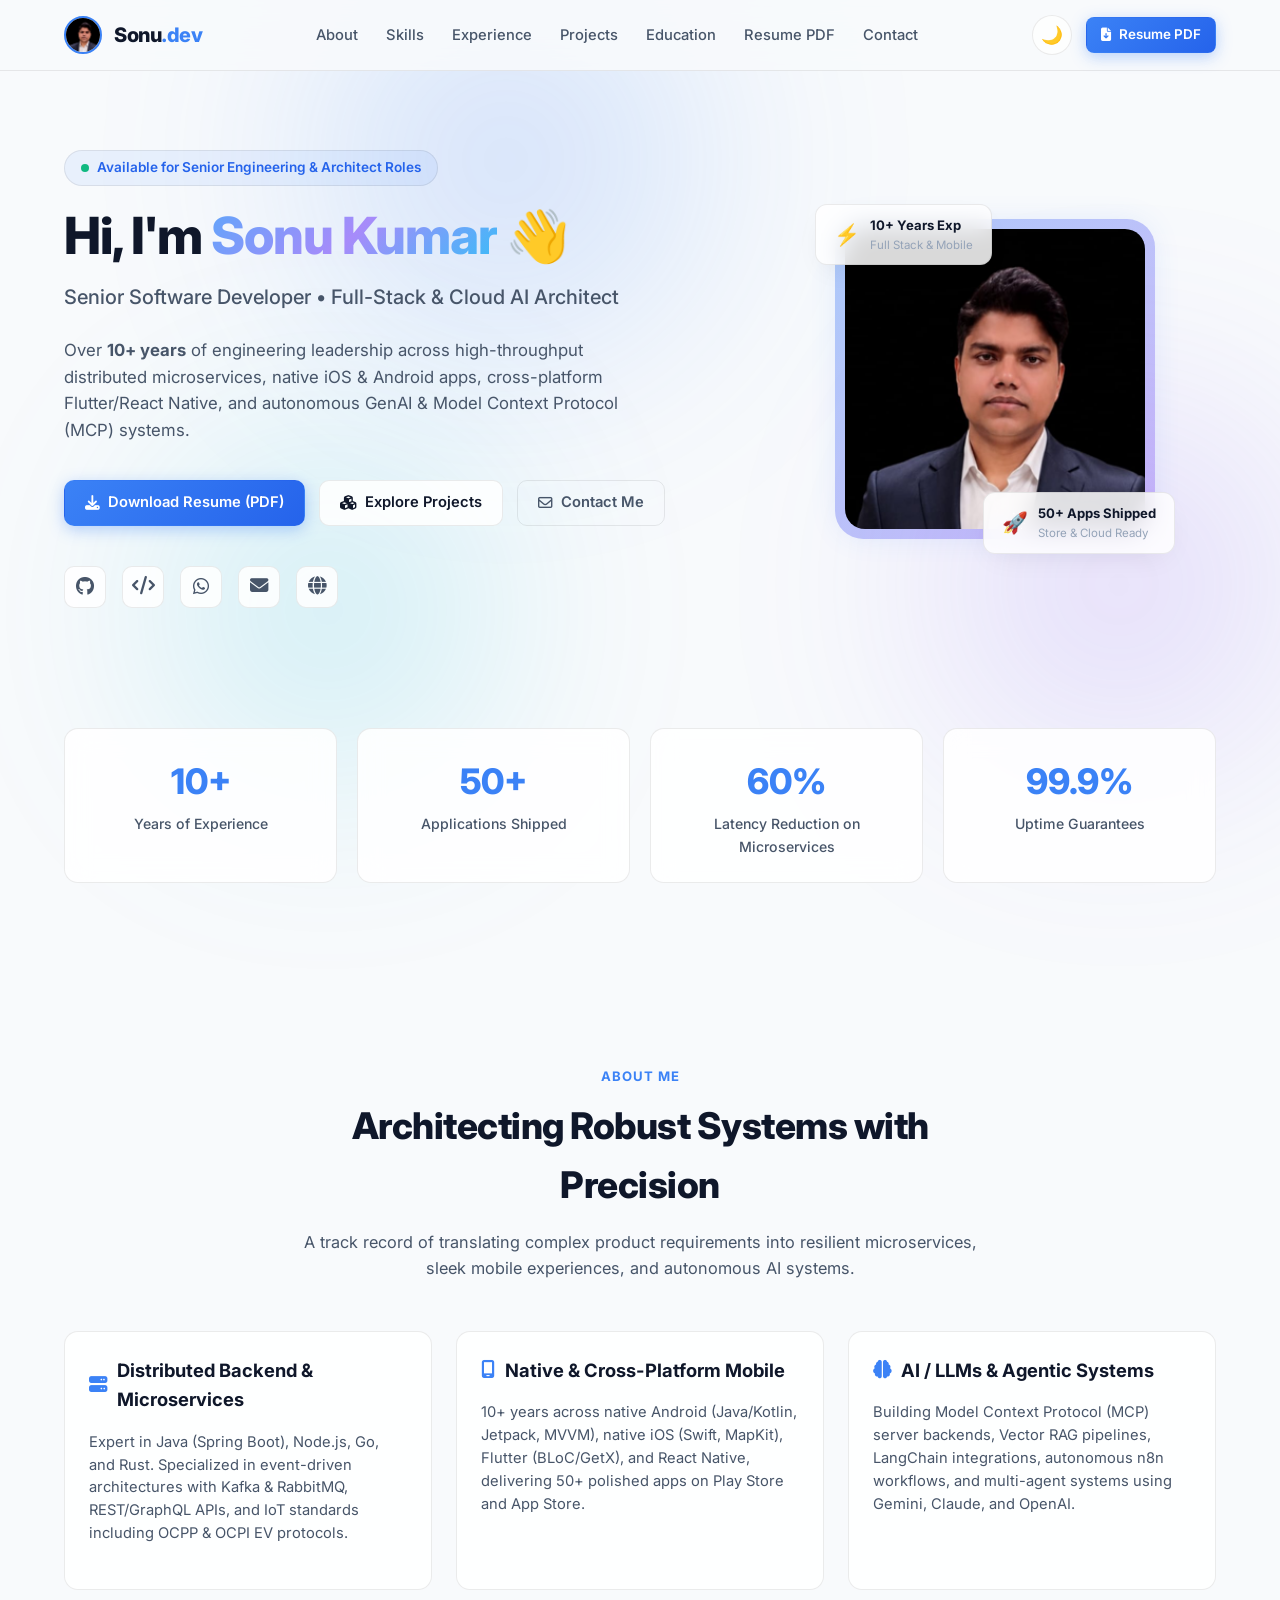
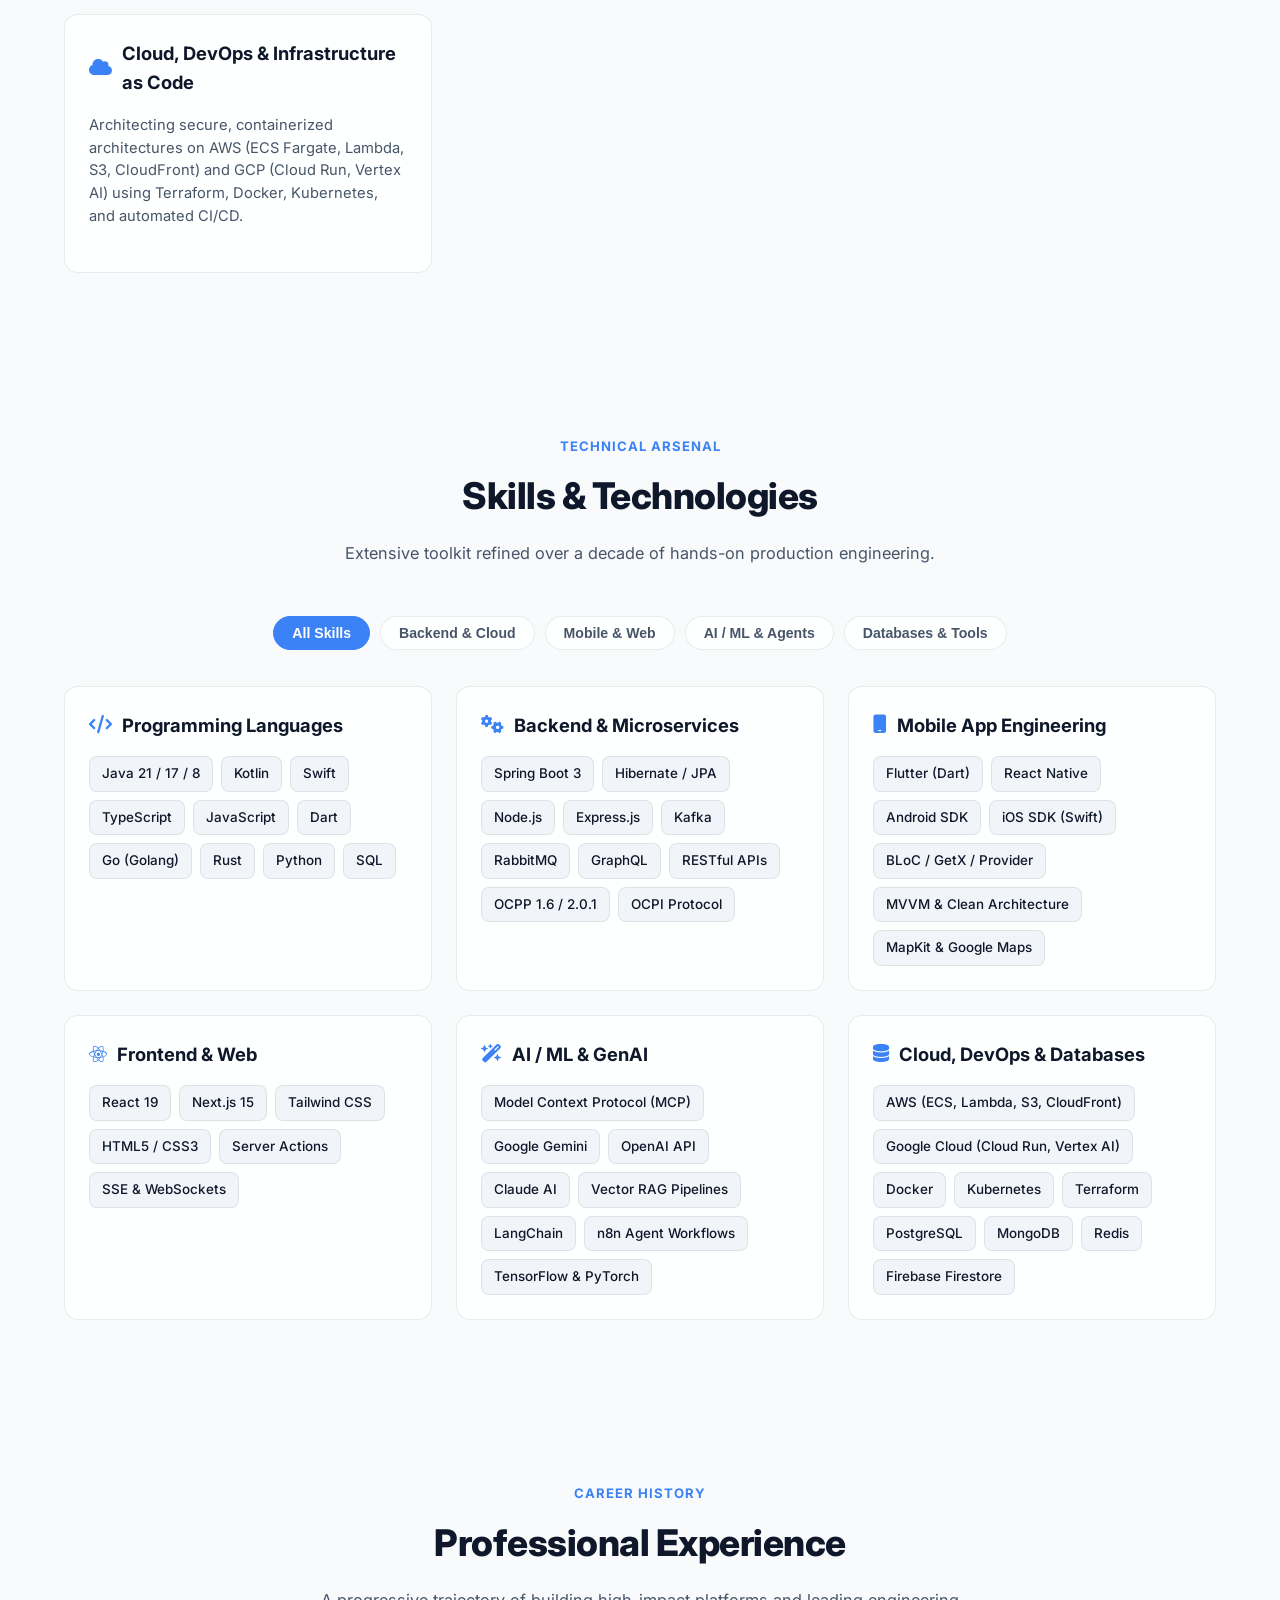
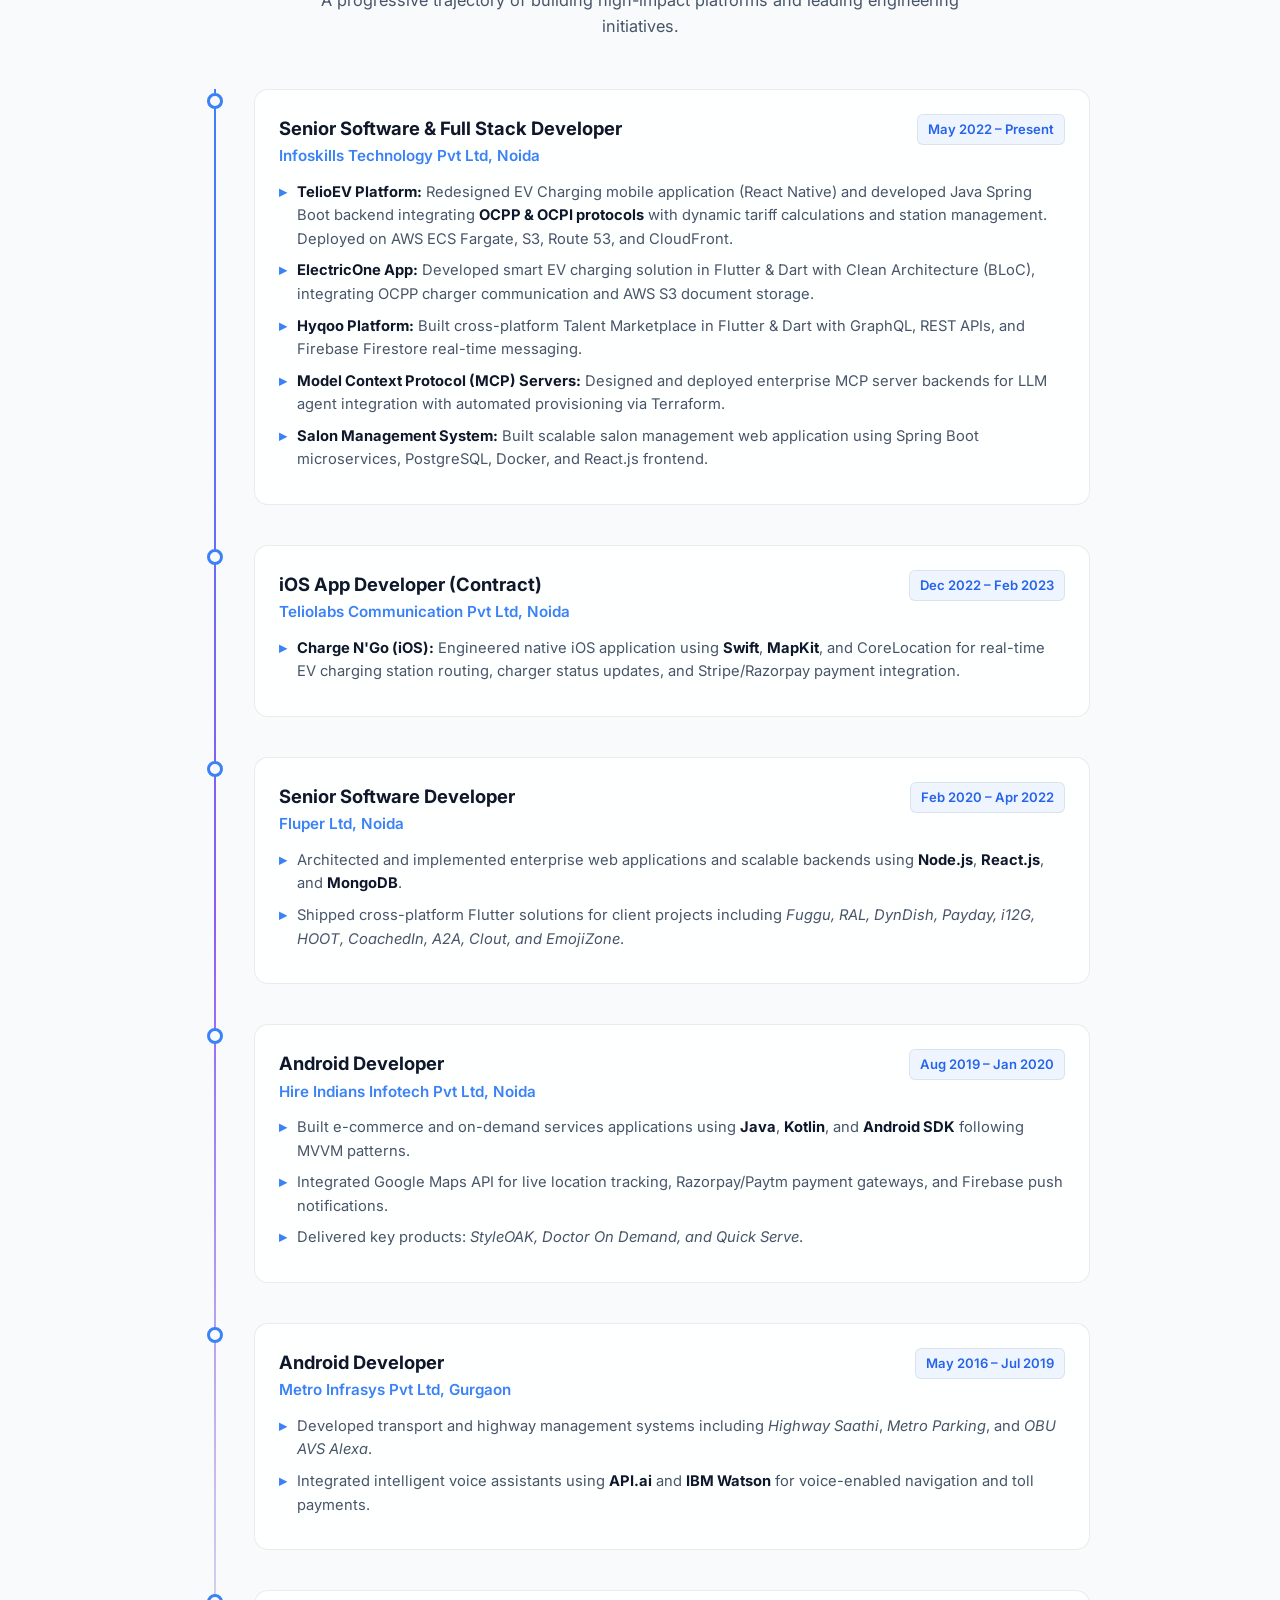
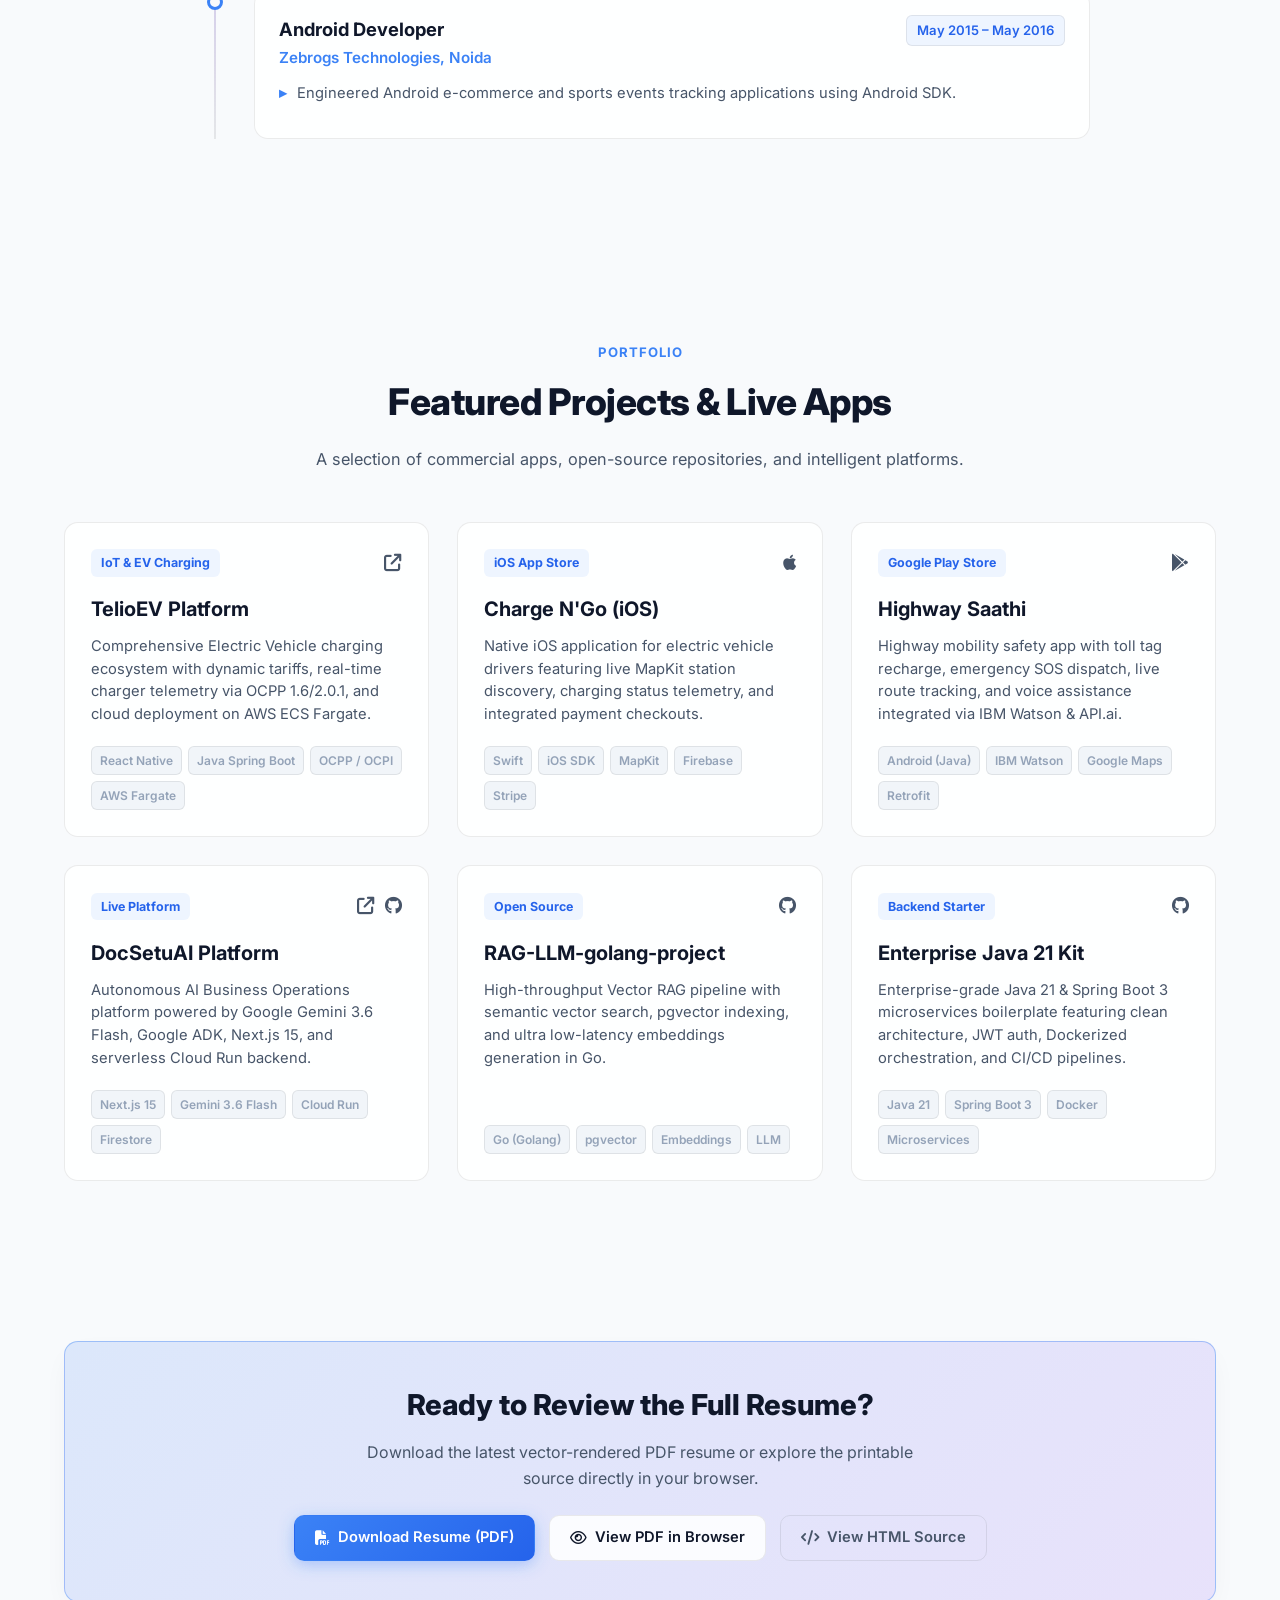
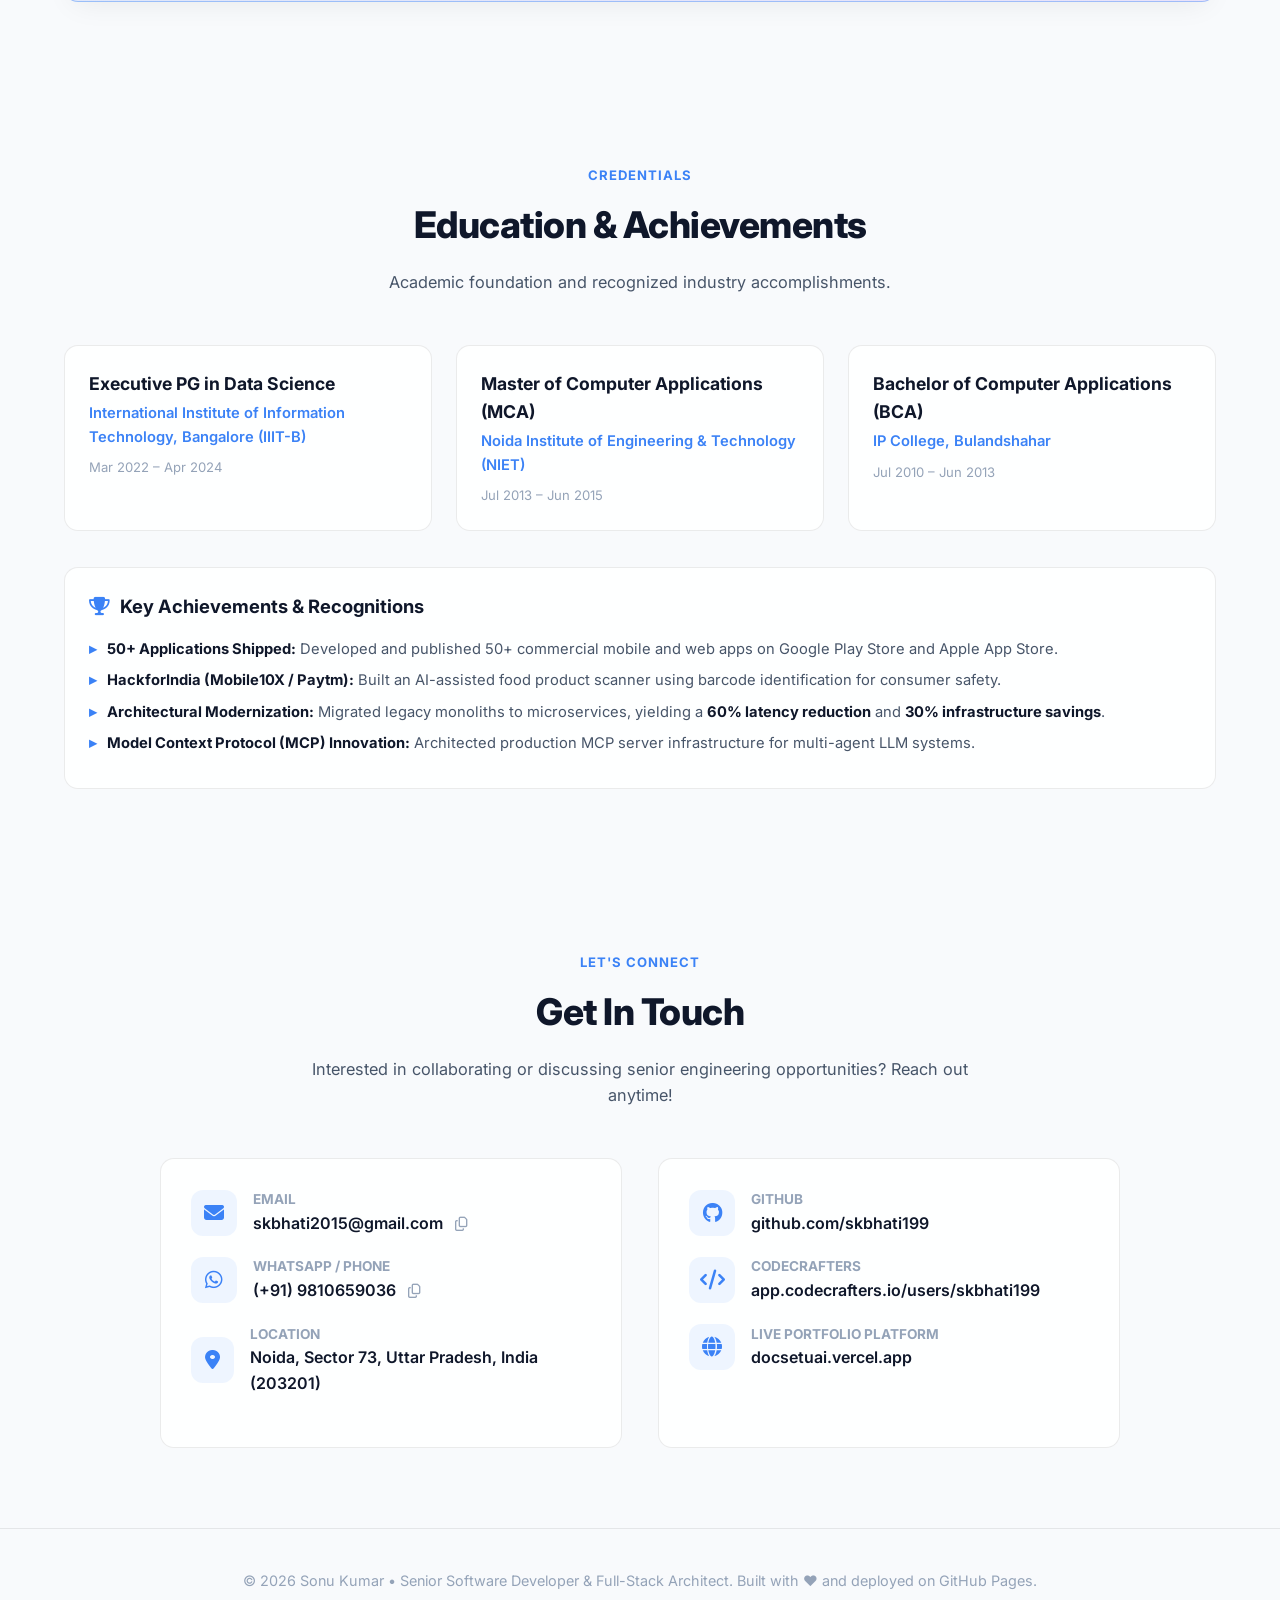
<file: index.html>
<!DOCTYPE html>
<html lang="en">
<head>
  <meta charset="UTF-8">
  <meta name="viewport" content="width=device-width, initial-scale=1.0">
  <title>Sonu Kumar | Senior Software Developer & Cloud AI Architect</title>
  <meta name="description" content="Portfolio & Resume of Sonu Kumar — Senior Software Developer with 10+ years of experience in Java, Spring Boot, Mobile Apps (React Native, Flutter, iOS, Android), Cloud Microservices, and AI/LLM systems.">
  <meta name="keywords" content="Sonu Kumar, Java Full Stack, Spring Boot, React Native, Flutter, iOS Swift, Android Kotlin, Cloud AI Architect, DocSetuAI, TelioEV, Model Context Protocol">
  <meta name="author" content="Sonu Kumar">

  <!-- Open Graph / Meta -->
  <meta property="og:title" content="Sonu Kumar — Senior Software Developer & Cloud AI Architect">
  <meta property="og:description" content="10+ Years Building Scalable Distributed Systems, Mobile Apps & Intelligent Platforms.">
  <meta property="og:image" content="github-cover-banner.png">
  <meta property="og:type" content="website">

  <!-- Google Fonts & Font Awesome Icons -->
  <link rel="preconnect" href="https://fonts.googleapis.com">
  <link rel="preconnect" href="https://fonts.gstatic.com" crossorigin>
  <link href="https://fonts.googleapis.com/css2?family=Inter:wght@300;400;500;600;700;800&family=Outfit:wght@600;700;800&display=swap" rel="stylesheet">
  <link rel="stylesheet" href="https://cdnjs.cloudflare.com/ajax/libs/font-awesome/6.5.1/css/all.min.css">
  
  <link rel="stylesheet" href="styles.css">
</head>
<body>

  <!-- Ambient Glow Effects -->
  <div class="ambient-glow glow-1"></div>
  <div class="ambient-glow glow-2"></div>
  <div class="ambient-glow glow-3"></div>

  <!-- Navigation Bar -->
  <header class="navbar">
    <div class="container nav-container">
      <a href="#home" class="logo">
        <img src="sonu-kumar-avatar.png" alt="Sonu Kumar" class="logo-avatar" onerror="this.style.display='none'">
        <span class="logo-text">Sonu<span>.dev</span></span>
      </a>

      <ul class="nav-links" id="nav-links">
        <li><a href="#about" class="nav-link">About</a></li>
        <li><a href="#skills" class="nav-link">Skills</a></li>
        <li><a href="#experience" class="nav-link">Experience</a></li>
        <li><a href="#projects" class="nav-link">Projects</a></li>
        <li><a href="#education" class="nav-link">Education</a></li>
        <li><a href="#resume" class="nav-link">Resume PDF</a></li>
        <li><a href="#contact" class="nav-link">Contact</a></li>
      </ul>

      <div class="nav-actions">
        <button class="theme-toggle" id="theme-toggle" title="Toggle Theme" aria-label="Toggle Theme">☀️</button>
        <a href="Sonu_Kumar_Resume.pdf" download class="btn btn-primary btn-sm">
          <i class="fa-solid fa-file-arrow-down"></i> Resume PDF
        </a>
        <button class="mobile-menu-btn" id="mobile-menu-btn" aria-label="Menu">
          <i class="fa-solid fa-bars"></i>
        </button>
      </div>
    </div>
  </header>

  <!-- Hero Section -->
  <section class="hero" id="home">
    <div class="container hero-grid">
      <div class="hero-content">
        <div class="hero-badge">
          <span class="pulse"></span> Available for Senior Engineering & Architect Roles
        </div>
        <h1 class="hero-title">
          Hi, I'm <span class="gradient-text">Sonu Kumar</span> 👋
        </h1>
        <h2 class="hero-subtitle">
          Senior Software Developer • Full-Stack & Cloud AI Architect
        </h2>
        <p class="hero-desc">
          Over <strong>10+ years</strong> of engineering leadership across high-throughput distributed microservices, native iOS & Android apps, cross-platform Flutter/React Native, and autonomous GenAI & Model Context Protocol (MCP) systems.
        </p>

        <div class="hero-cta">
          <a href="Sonu_Kumar_Resume.pdf" download class="btn btn-primary">
            <i class="fa-solid fa-download"></i> Download Resume (PDF)
          </a>
          <a href="#projects" class="btn btn-secondary">
            <i class="fa-solid fa-cubes"></i> Explore Projects
          </a>
          <a href="#contact" class="btn btn-outline">
            <i class="fa-regular fa-envelope"></i> Contact Me
          </a>
        </div>

        <div class="hero-socials">
          <a href="https://github.com/skbhati199" target="_blank" class="social-icon" title="GitHub Profile">
            <i class="fa-brands fa-github"></i>
          </a>
          <a href="https://app.codecrafters.io/users/skbhati199" target="_blank" class="social-icon" title="CodeCrafters Profile">
            <i class="fa-solid fa-code"></i>
          </a>
          <a href="https://wa.me/919810659036" target="_blank" class="social-icon" title="WhatsApp Chat">
            <i class="fa-brands fa-whatsapp"></i>
          </a>
          <a href="mailto:skbhati2015@gmail.com" class="social-icon" title="Send Email">
            <i class="fa-solid fa-envelope"></i>
          </a>
          <a href="https://docsetuai.vercel.app" target="_blank" class="social-icon" title="Live Project: DocSetuAI">
            <i class="fa-solid fa-globe"></i>
          </a>
        </div>
      </div>

      <div class="hero-avatar-card">
        <div class="avatar-wrapper">
          <img src="sonu-kumar-avatar.png" alt="Sonu Kumar Avatar" class="avatar-img">
          
          <div class="floating-pill pill-1">
            <span class="pill-icon">⚡</span>
            <div>
              <div class="pill-text">10+ Years Exp</div>
              <div class="pill-sub">Full Stack & Mobile</div>
            </div>
          </div>

          <div class="floating-pill pill-2">
            <span class="pill-icon">🚀</span>
            <div>
              <div class="pill-text">50+ Apps Shipped</div>
              <div class="pill-sub">Store & Cloud Ready</div>
            </div>
          </div>
        </div>
      </div>
    </div>
  </section>

  <!-- Metrics / Key Stats -->
  <section class="stats-section">
    <div class="container">
      <div class="stats-grid">
        <div class="stat-card">
          <div class="stat-number">10+</div>
          <div class="stat-label">Years of Experience</div>
        </div>
        <div class="stat-card">
          <div class="stat-number">50+</div>
          <div class="stat-label">Applications Shipped</div>
        </div>
        <div class="stat-card">
          <div class="stat-number">60%</div>
          <div class="stat-label">Latency Reduction on Microservices</div>
        </div>
        <div class="stat-card">
          <div class="stat-number">99.9%</div>
          <div class="stat-label">Uptime Guarantees</div>
        </div>
      </div>
    </div>
  </section>

  <!-- About Section -->
  <section class="section" id="about">
    <div class="container">
      <div class="section-head">
        <span class="section-tag">About Me</span>
        <h2 class="section-heading">Architecting Robust Systems with Precision</h2>
        <p class="section-desc">
          A track record of translating complex product requirements into resilient microservices, sleek mobile experiences, and autonomous AI systems.
        </p>
      </div>

      <div class="skills-grid">
        <div class="skill-category-card">
          <div class="category-title">
            <i class="fa-solid fa-server"></i> Distributed Backend & Microservices
          </div>
          <p class="project-desc">
            Expert in Java (Spring Boot), Node.js, Go, and Rust. Specialized in event-driven architectures with Kafka & RabbitMQ, REST/GraphQL APIs, and IoT standards including OCPP & OCPI EV protocols.
          </p>
        </div>

        <div class="skill-category-card">
          <div class="category-title">
            <i class="fa-solid fa-mobile-screen"></i> Native & Cross-Platform Mobile
          </div>
          <p class="project-desc">
            10+ years across native Android (Java/Kotlin, Jetpack, MVVM), native iOS (Swift, MapKit), Flutter (BLoC/GetX), and React Native, delivering 50+ polished apps on Play Store and App Store.
          </p>
        </div>

        <div class="skill-category-card">
          <div class="category-title">
            <i class="fa-solid fa-brain"></i> AI / LLMs & Agentic Systems
          </div>
          <p class="project-desc">
            Building Model Context Protocol (MCP) server backends, Vector RAG pipelines, LangChain integrations, autonomous n8n workflows, and multi-agent systems using Gemini, Claude, and OpenAI.
          </p>
        </div>

        <div class="skill-category-card">
          <div class="category-title">
            <i class="fa-solid fa-cloud"></i> Cloud, DevOps & Infrastructure as Code
          </div>
          <p class="project-desc">
            Architecting secure, containerized architectures on AWS (ECS Fargate, Lambda, S3, CloudFront) and GCP (Cloud Run, Vertex AI) using Terraform, Docker, Kubernetes, and automated CI/CD.
          </p>
        </div>
      </div>
    </div>
  </section>

  <!-- Technical Skills Matrix -->
  <section class="section" id="skills">
    <div class="container">
      <div class="section-head">
        <span class="section-tag">Technical Arsenal</span>
        <h2 class="section-heading">Skills & Technologies</h2>
        <p class="section-desc">Extensive toolkit refined over a decade of hands-on production engineering.</p>
      </div>

      <div class="skills-tabs">
        <button class="tab-btn active" data-filter="all">All Skills</button>
        <button class="tab-btn" data-filter="backend">Backend & Cloud</button>
        <button class="tab-btn" data-filter="mobile">Mobile & Web</button>
        <button class="tab-btn" data-filter="ai">AI / ML & Agents</button>
        <button class="tab-btn" data-filter="db">Databases & Tools</button>
      </div>

      <div class="skills-grid">
        <!-- Programming Languages -->
        <div class="skill-category-card" data-category="backend">
          <div class="category-title"><i class="fa-solid fa-code"></i> Programming Languages</div>
          <div class="skill-tags">
            <span class="skill-tag">Java 21 / 17 / 8</span>
            <span class="skill-tag">Kotlin</span>
            <span class="skill-tag">Swift</span>
            <span class="skill-tag">TypeScript</span>
            <span class="skill-tag">JavaScript</span>
            <span class="skill-tag">Dart</span>
            <span class="skill-tag">Go (Golang)</span>
            <span class="skill-tag">Rust</span>
            <span class="skill-tag">Python</span>
            <span class="skill-tag">SQL</span>
          </div>
        </div>

        <!-- Backend & Frameworks -->
        <div class="skill-category-card" data-category="backend">
          <div class="category-title"><i class="fa-solid fa-gears"></i> Backend & Microservices</div>
          <div class="skill-tags">
            <span class="skill-tag">Spring Boot 3</span>
            <span class="skill-tag">Hibernate / JPA</span>
            <span class="skill-tag">Node.js</span>
            <span class="skill-tag">Express.js</span>
            <span class="skill-tag">Kafka</span>
            <span class="skill-tag">RabbitMQ</span>
            <span class="skill-tag">GraphQL</span>
            <span class="skill-tag">RESTful APIs</span>
            <span class="skill-tag">OCPP 1.6 / 2.0.1</span>
            <span class="skill-tag">OCPI Protocol</span>
          </div>
        </div>

        <!-- Mobile Development -->
        <div class="skill-category-card" data-category="mobile">
          <div class="category-title"><i class="fa-solid fa-mobile"></i> Mobile App Engineering</div>
          <div class="skill-tags">
            <span class="skill-tag">Flutter (Dart)</span>
            <span class="skill-tag">React Native</span>
            <span class="skill-tag">Android SDK</span>
            <span class="skill-tag">iOS SDK (Swift)</span>
            <span class="skill-tag">BLoC / GetX / Provider</span>
            <span class="skill-tag">MVVM & Clean Architecture</span>
            <span class="skill-tag">MapKit & Google Maps</span>
          </div>
        </div>

        <!-- Web & Frontend -->
        <div class="skill-category-card" data-category="mobile">
          <div class="category-title"><i class="fa-brands fa-react"></i> Frontend & Web</div>
          <div class="skill-tags">
            <span class="skill-tag">React 19</span>
            <span class="skill-tag">Next.js 15</span>
            <span class="skill-tag">Tailwind CSS</span>
            <span class="skill-tag">HTML5 / CSS3</span>
            <span class="skill-tag">Server Actions</span>
            <span class="skill-tag">SSE & WebSockets</span>
          </div>
        </div>

        <!-- AI & GenAI -->
        <div class="skill-category-card" data-category="ai">
          <div class="category-title"><i class="fa-solid fa-wand-magic-sparkles"></i> AI / ML & GenAI</div>
          <div class="skill-tags">
            <span class="skill-tag">Model Context Protocol (MCP)</span>
            <span class="skill-tag">Google Gemini</span>
            <span class="skill-tag">OpenAI API</span>
            <span class="skill-tag">Claude AI</span>
            <span class="skill-tag">Vector RAG Pipelines</span>
            <span class="skill-tag">LangChain</span>
            <span class="skill-tag">n8n Agent Workflows</span>
            <span class="skill-tag">TensorFlow & PyTorch</span>
          </div>
        </div>

        <!-- Cloud, DevOps & Databases -->
        <div class="skill-category-card" data-category="db">
          <div class="category-title"><i class="fa-solid fa-database"></i> Cloud, DevOps & Databases</div>
          <div class="skill-tags">
            <span class="skill-tag">AWS (ECS, Lambda, S3, CloudFront)</span>
            <span class="skill-tag">Google Cloud (Cloud Run, Vertex AI)</span>
            <span class="skill-tag">Docker</span>
            <span class="skill-tag">Kubernetes</span>
            <span class="skill-tag">Terraform</span>
            <span class="skill-tag">PostgreSQL</span>
            <span class="skill-tag">MongoDB</span>
            <span class="skill-tag">Redis</span>
            <span class="skill-tag">Firebase Firestore</span>
          </div>
        </div>
      </div>
    </div>
  </section>

  <!-- Work Experience Timeline -->
  <section class="section" id="experience">
    <div class="container">
      <div class="section-head">
        <span class="section-tag">Career History</span>
        <h2 class="section-heading">Professional Experience</h2>
        <p class="section-desc">A progressive trajectory of building high-impact platforms and leading engineering initiatives.</p>
      </div>

      <div class="timeline">
        <!-- Infoskills Technology -->
        <div class="timeline-item">
          <div class="timeline-dot"></div>
          <div class="timeline-card">
            <div class="timeline-header">
              <div>
                <h3 class="role-title">Senior Software & Full Stack Developer</h3>
                <span class="company-name">Infoskills Technology Pvt Ltd, Noida</span>
              </div>
              <span class="timeline-date">May 2022 – Present</span>
            </div>
            <ul class="timeline-bullets">
              <li><strong>TelioEV Platform:</strong> Redesigned EV Charging mobile application (React Native) and developed Java Spring Boot backend integrating <strong>OCPP & OCPI protocols</strong> with dynamic tariff calculations and station management. Deployed on AWS ECS Fargate, S3, Route 53, and CloudFront.</li>
              <li><strong>ElectricOne App:</strong> Developed smart EV charging solution in Flutter & Dart with Clean Architecture (BLoC), integrating OCPP charger communication and AWS S3 document storage.</li>
              <li><strong>Hyqoo Platform:</strong> Built cross-platform Talent Marketplace in Flutter & Dart with GraphQL, REST APIs, and Firebase Firestore real-time messaging.</li>
              <li><strong>Model Context Protocol (MCP) Servers:</strong> Designed and deployed enterprise MCP server backends for LLM agent integration with automated provisioning via Terraform.</li>
              <li><strong>Salon Management System:</strong> Built scalable salon management web application using Spring Boot microservices, PostgreSQL, Docker, and React.js frontend.</li>
            </ul>
          </div>
        </div>

        <!-- Teliolabs Communication -->
        <div class="timeline-item">
          <div class="timeline-dot"></div>
          <div class="timeline-card">
            <div class="timeline-header">
              <div>
                <h3 class="role-title">iOS App Developer (Contract)</h3>
                <span class="company-name">Teliolabs Communication Pvt Ltd, Noida</span>
              </div>
              <span class="timeline-date">Dec 2022 – Feb 2023</span>
            </div>
            <ul class="timeline-bullets">
              <li><strong>Charge N'Go (iOS):</strong> Engineered native iOS application using <strong>Swift</strong>, <strong>MapKit</strong>, and CoreLocation for real-time EV charging station routing, charger status updates, and Stripe/Razorpay payment integration.</li>
            </ul>
          </div>
        </div>

        <!-- Fluper Ltd -->
        <div class="timeline-item">
          <div class="timeline-dot"></div>
          <div class="timeline-card">
            <div class="timeline-header">
              <div>
                <h3 class="role-title">Senior Software Developer</h3>
                <span class="company-name">Fluper Ltd, Noida</span>
              </div>
              <span class="timeline-date">Feb 2020 – Apr 2022</span>
            </div>
            <ul class="timeline-bullets">
              <li>Architected and implemented enterprise web applications and scalable backends using <strong>Node.js</strong>, <strong>React.js</strong>, and <strong>MongoDB</strong>.</li>
              <li>Shipped cross-platform Flutter solutions for client projects including <em>Fuggu, RAL, DynDish, Payday, i12G, HOOT, CoachedIn, A2A, Clout, and EmojiZone</em>.</li>
            </ul>
          </div>
        </div>

        <!-- Hire Indians Infotech -->
        <div class="timeline-item">
          <div class="timeline-dot"></div>
          <div class="timeline-card">
            <div class="timeline-header">
              <div>
                <h3 class="role-title">Android Developer</h3>
                <span class="company-name">Hire Indians Infotech Pvt Ltd, Noida</span>
              </div>
              <span class="timeline-date">Aug 2019 – Jan 2020</span>
            </div>
            <ul class="timeline-bullets">
              <li>Built e-commerce and on-demand services applications using <strong>Java</strong>, <strong>Kotlin</strong>, and <strong>Android SDK</strong> following MVVM patterns.</li>
              <li>Integrated Google Maps API for live location tracking, Razorpay/Paytm payment gateways, and Firebase push notifications.</li>
              <li>Delivered key products: <em>StyleOAK, Doctor On Demand, and Quick Serve</em>.</li>
            </ul>
          </div>
        </div>

        <!-- Metro Infrasys -->
        <div class="timeline-item">
          <div class="timeline-dot"></div>
          <div class="timeline-card">
            <div class="timeline-header">
              <div>
                <h3 class="role-title">Android Developer</h3>
                <span class="company-name">Metro Infrasys Pvt Ltd, Gurgaon</span>
              </div>
              <span class="timeline-date">May 2016 – Jul 2019</span>
            </div>
            <ul class="timeline-bullets">
              <li>Developed transport and highway management systems including <em>Highway Saathi</em>, <em>Metro Parking</em>, and <em>OBU AVS Alexa</em>.</li>
              <li>Integrated intelligent voice assistants using <strong>API.ai</strong> and <strong>IBM Watson</strong> for voice-enabled navigation and toll payments.</li>
            </ul>
          </div>
        </div>

        <!-- Zebrogs Technologies -->
        <div class="timeline-item">
          <div class="timeline-dot"></div>
          <div class="timeline-card">
            <div class="timeline-header">
              <div>
                <h3 class="role-title">Android Developer</h3>
                <span class="company-name">Zebrogs Technologies, Noida</span>
              </div>
              <span class="timeline-date">May 2015 – May 2016</span>
            </div>
            <ul class="timeline-bullets">
              <li>Engineered Android e-commerce and sports events tracking applications using Android SDK.</li>
            </ul>
          </div>
        </div>
      </div>
    </div>
  </section>

  <!-- Featured Projects Showcase -->
  <section class="section" id="projects">
    <div class="container">
      <div class="section-head">
        <span class="section-tag">Portfolio</span>
        <h2 class="section-heading">Featured Projects & Live Apps</h2>
        <p class="section-desc">A selection of commercial apps, open-source repositories, and intelligent platforms.</p>
      </div>

      <div class="projects-grid">
        <!-- TelioEV -->
        <div class="project-card" data-category="mobile fullstack">
          <div>
            <div class="project-top">
              <span class="project-badge">IoT & EV Charging</span>
              <div class="project-links">
                <a href="https://telioev.com" target="_blank" class="project-link-icon" title="Live Site"><i class="fa-solid fa-arrow-up-right-from-square"></i></a>
              </div>
            </div>
            <h3 class="project-title">TelioEV Platform</h3>
            <p class="project-desc">
              Comprehensive Electric Vehicle charging ecosystem with dynamic tariffs, real-time charger telemetry via OCPP 1.6/2.0.1, and cloud deployment on AWS ECS Fargate.
            </p>
          </div>
          <div class="project-tech-stack">
            <span class="tech-chip">React Native</span>
            <span class="tech-chip">Java Spring Boot</span>
            <span class="tech-chip">OCPP / OCPI</span>
            <span class="tech-chip">AWS Fargate</span>
          </div>
        </div>

        <!-- Charge N'Go iOS -->
        <div class="project-card" data-category="mobile">
          <div>
            <div class="project-top">
              <span class="project-badge">iOS App Store</span>
              <div class="project-links">
                <a href="https://apps.apple.com/in/app/charge-n-go-ev-charging/id6615081343" target="_blank" class="project-link-icon" title="App Store"><i class="fa-brands fa-apple"></i></a>
              </div>
            </div>
            <h3 class="project-title">Charge N'Go (iOS)</h3>
            <p class="project-desc">
              Native iOS application for electric vehicle drivers featuring live MapKit station discovery, charging status telemetry, and integrated payment checkouts.
            </p>
          </div>
          <div class="project-tech-stack">
            <span class="tech-chip">Swift</span>
            <span class="tech-chip">iOS SDK</span>
            <span class="tech-chip">MapKit</span>
            <span class="tech-chip">Firebase</span>
            <span class="tech-chip">Stripe</span>
          </div>
        </div>

        <!-- Highway Saathi -->
        <div class="project-card" data-category="mobile">
          <div>
            <div class="project-top">
              <span class="project-badge">Google Play Store</span>
              <div class="project-links">
                <a href="https://play.google.com/store/apps/details?id=com.metroinfrasys.highwaysaathi" target="_blank" class="project-link-icon" title="Play Store"><i class="fa-brands fa-google-play"></i></a>
              </div>
            </div>
            <h3 class="project-title">Highway Saathi</h3>
            <p class="project-desc">
              Highway mobility safety app with toll tag recharge, emergency SOS dispatch, live route tracking, and voice assistance integrated via IBM Watson & API.ai.
            </p>
          </div>
          <div class="project-tech-stack">
            <span class="tech-chip">Android (Java)</span>
            <span class="tech-chip">IBM Watson</span>
            <span class="tech-chip">Google Maps</span>
            <span class="tech-chip">Retrofit</span>
          </div>
        </div>

        <!-- DocSetuAI -->
        <div class="project-card" data-category="ai fullstack">
          <div>
            <div class="project-top">
              <span class="project-badge">Live Platform</span>
              <div class="project-links">
                <a href="https://docsetuai.vercel.app" target="_blank" class="project-link-icon" title="Live App"><i class="fa-solid fa-arrow-up-right-from-square"></i></a>
                <a href="https://github.com/sonurust/DocSetuAI" target="_blank" class="project-link-icon" title="GitHub"><i class="fa-brands fa-github"></i></a>
              </div>
            </div>
            <h3 class="project-title">DocSetuAI Platform</h3>
            <p class="project-desc">
              Autonomous AI Business Operations platform powered by Google Gemini 3.6 Flash, Google ADK, Next.js 15, and serverless Cloud Run backend.
            </p>
          </div>
          <div class="project-tech-stack">
            <span class="tech-chip">Next.js 15</span>
            <span class="tech-chip">Gemini 3.6 Flash</span>
            <span class="tech-chip">Cloud Run</span>
            <span class="tech-chip">Firestore</span>
          </div>
        </div>

        <!-- RAG LLM Golang -->
        <div class="project-card" data-category="ai backend">
          <div>
            <div class="project-top">
              <span class="project-badge">Open Source</span>
              <div class="project-links">
                <a href="https://github.com/sonurust/RAG-LLM-golang-project" target="_blank" class="project-link-icon" title="GitHub"><i class="fa-brands fa-github"></i></a>
              </div>
            </div>
            <h3 class="project-title">RAG-LLM-golang-project</h3>
            <p class="project-desc">
              High-throughput Vector RAG pipeline with semantic vector search, pgvector indexing, and ultra low-latency embeddings generation in Go.
            </p>
          </div>
          <div class="project-tech-stack">
            <span class="tech-chip">Go (Golang)</span>
            <span class="tech-chip">pgvector</span>
            <span class="tech-chip">Embeddings</span>
            <span class="tech-chip">LLM</span>
          </div>
        </div>

        <!-- Enterprise Java 21 Starter Kit -->
        <div class="project-card" data-category="backend fullstack">
          <div>
            <div class="project-top">
              <span class="project-badge">Backend Starter</span>
              <div class="project-links">
                <a href="https://github.com/sonurust/enterprise-java21-developer-kit" target="_blank" class="project-link-icon" title="GitHub"><i class="fa-brands fa-github"></i></a>
              </div>
            </div>
            <h3 class="project-title">Enterprise Java 21 Kit</h3>
            <p class="project-desc">
              Enterprise-grade Java 21 & Spring Boot 3 microservices boilerplate featuring clean architecture, JWT auth, Dockerized orchestration, and CI/CD pipelines.
            </p>
          </div>
          <div class="project-tech-stack">
            <span class="tech-chip">Java 21</span>
            <span class="tech-chip">Spring Boot 3</span>
            <span class="tech-chip">Docker</span>
            <span class="tech-chip">Microservices</span>
          </div>
        </div>
      </div>
    </div>
  </section>

  <!-- Resume PDF Download Section -->
  <section class="section" id="resume">
    <div class="container">
      <div class="resume-banner">
        <h3>Ready to Review the Full Resume?</h3>
        <p>
          Download the latest vector-rendered PDF resume or explore the printable source directly in your browser.
        </p>
        <div class="resume-actions">
          <a href="Sonu_Kumar_Resume.pdf" download class="btn btn-primary">
            <i class="fa-solid fa-file-pdf"></i> Download Resume (PDF)
          </a>
          <a href="Sonu_Kumar_Resume.pdf" target="_blank" class="btn btn-secondary">
            <i class="fa-regular fa-eye"></i> View PDF in Browser
          </a>
          <a href="resume.html" target="_blank" class="btn btn-outline">
            <i class="fa-solid fa-code"></i> View HTML Source
          </a>
        </div>
      </div>
    </div>
  </section>

  <!-- Education & Achievements -->
  <section class="section" id="education">
    <div class="container">
      <div class="section-head">
        <span class="section-tag">Credentials</span>
        <h2 class="section-heading">Education & Achievements</h2>
        <p class="section-desc">Academic foundation and recognized industry accomplishments.</p>
      </div>

      <div class="edu-grid">
        <div class="edu-card">
          <h3 class="edu-title">Executive PG in Data Science</h3>
          <div class="edu-institution">International Institute of Information Technology, Bangalore (IIIT-B)</div>
          <div class="edu-time">Mar 2022 – Apr 2024</div>
        </div>

        <div class="edu-card">
          <h3 class="edu-title">Master of Computer Applications (MCA)</h3>
          <div class="edu-institution">Noida Institute of Engineering & Technology (NIET)</div>
          <div class="edu-time">Jul 2013 – Jun 2015</div>
        </div>

        <div class="edu-card">
          <h3 class="edu-title">Bachelor of Computer Applications (BCA)</h3>
          <div class="edu-institution">IP College, Bulandshahar</div>
          <div class="edu-time">Jul 2010 – Jun 2013</div>
        </div>
      </div>

      <div style="margin-top: 36px;">
        <div class="skill-category-card">
          <div class="category-title"><i class="fa-solid fa-trophy"></i> Key Achievements & Recognitions</div>
          <ul class="timeline-bullets">
            <li><strong>50+ Applications Shipped:</strong> Developed and published 50+ commercial mobile and web apps on Google Play Store and Apple App Store.</li>
            <li><strong>HackforIndia (Mobile10X / Paytm):</strong> Built an AI-assisted food product scanner using barcode identification for consumer safety.</li>
            <li><strong>Architectural Modernization:</strong> Migrated legacy monoliths to microservices, yielding a <strong>60% latency reduction</strong> and <strong>30% infrastructure savings</strong>.</li>
            <li><strong>Model Context Protocol (MCP) Innovation:</strong> Architected production MCP server infrastructure for multi-agent LLM systems.</li>
          </ul>
        </div>
      </div>
    </div>
  </section>

  <!-- Contact Section -->
  <section class="section" id="contact">
    <div class="container">
      <div class="section-head">
        <span class="section-tag">Let's Connect</span>
        <h2 class="section-heading">Get In Touch</h2>
        <p class="section-desc">Interested in collaborating or discussing senior engineering opportunities? Reach out anytime!</p>
      </div>

      <div class="contact-grid">
        <div class="contact-card">
          <div class="contact-item">
            <div class="contact-icon"><i class="fa-solid fa-envelope"></i></div>
            <div class="contact-detail">
              <h4>Email</h4>
              <p>
                <a href="mailto:skbhati2015@gmail.com">skbhati2015@gmail.com</a>
                <button class="copy-btn" onclick="copyToClipboard('skbhati2015@gmail.com', 'Email')" title="Copy Email"><i class="fa-regular fa-copy"></i></button>
              </p>
            </div>
          </div>

          <div class="contact-item">
            <div class="contact-icon"><i class="fa-brands fa-whatsapp"></i></div>
            <div class="contact-detail">
              <h4>WhatsApp / Phone</h4>
              <p>
                <a href="https://wa.me/919810659036" target="_blank">(+91) 9810659036</a>
                <button class="copy-btn" onclick="copyToClipboard('+919810659036', 'Phone Number')" title="Copy Phone"><i class="fa-regular fa-copy"></i></button>
              </p>
            </div>
          </div>

          <div class="contact-item">
            <div class="contact-icon"><i class="fa-solid fa-location-dot"></i></div>
            <div class="contact-detail">
              <h4>Location</h4>
              <p>Noida, Sector 73, Uttar Pradesh, India (203201)</p>
            </div>
          </div>
        </div>

        <div class="contact-card">
          <div class="contact-item">
            <div class="contact-icon"><i class="fa-brands fa-github"></i></div>
            <div class="contact-detail">
              <h4>GitHub</h4>
              <p><a href="https://github.com/skbhati199" target="_blank">github.com/skbhati199</a></p>
            </div>
          </div>

          <div class="contact-item">
            <div class="contact-icon"><i class="fa-solid fa-code"></i></div>
            <div class="contact-detail">
              <h4>CodeCrafters</h4>
              <p><a href="https://app.codecrafters.io/users/skbhati199" target="_blank">app.codecrafters.io/users/skbhati199</a></p>
            </div>
          </div>

          <div class="contact-item">
            <div class="contact-icon"><i class="fa-solid fa-globe"></i></div>
            <div class="contact-detail">
              <h4>Live Portfolio Platform</h4>
              <p><a href="https://docsetuai.vercel.app" target="_blank">docsetuai.vercel.app</a></p>
            </div>
          </div>
        </div>
      </div>
    </div>
  </section>

  <!-- Footer -->
  <footer>
    <div class="container">
      <p>© 2026 Sonu Kumar • Senior Software Developer & Full-Stack Architect. Built with ❤️ and deployed on GitHub Pages.</p>
    </div>
  </footer>

  <script src="script.js"></script>
</body>
</html>
</file>
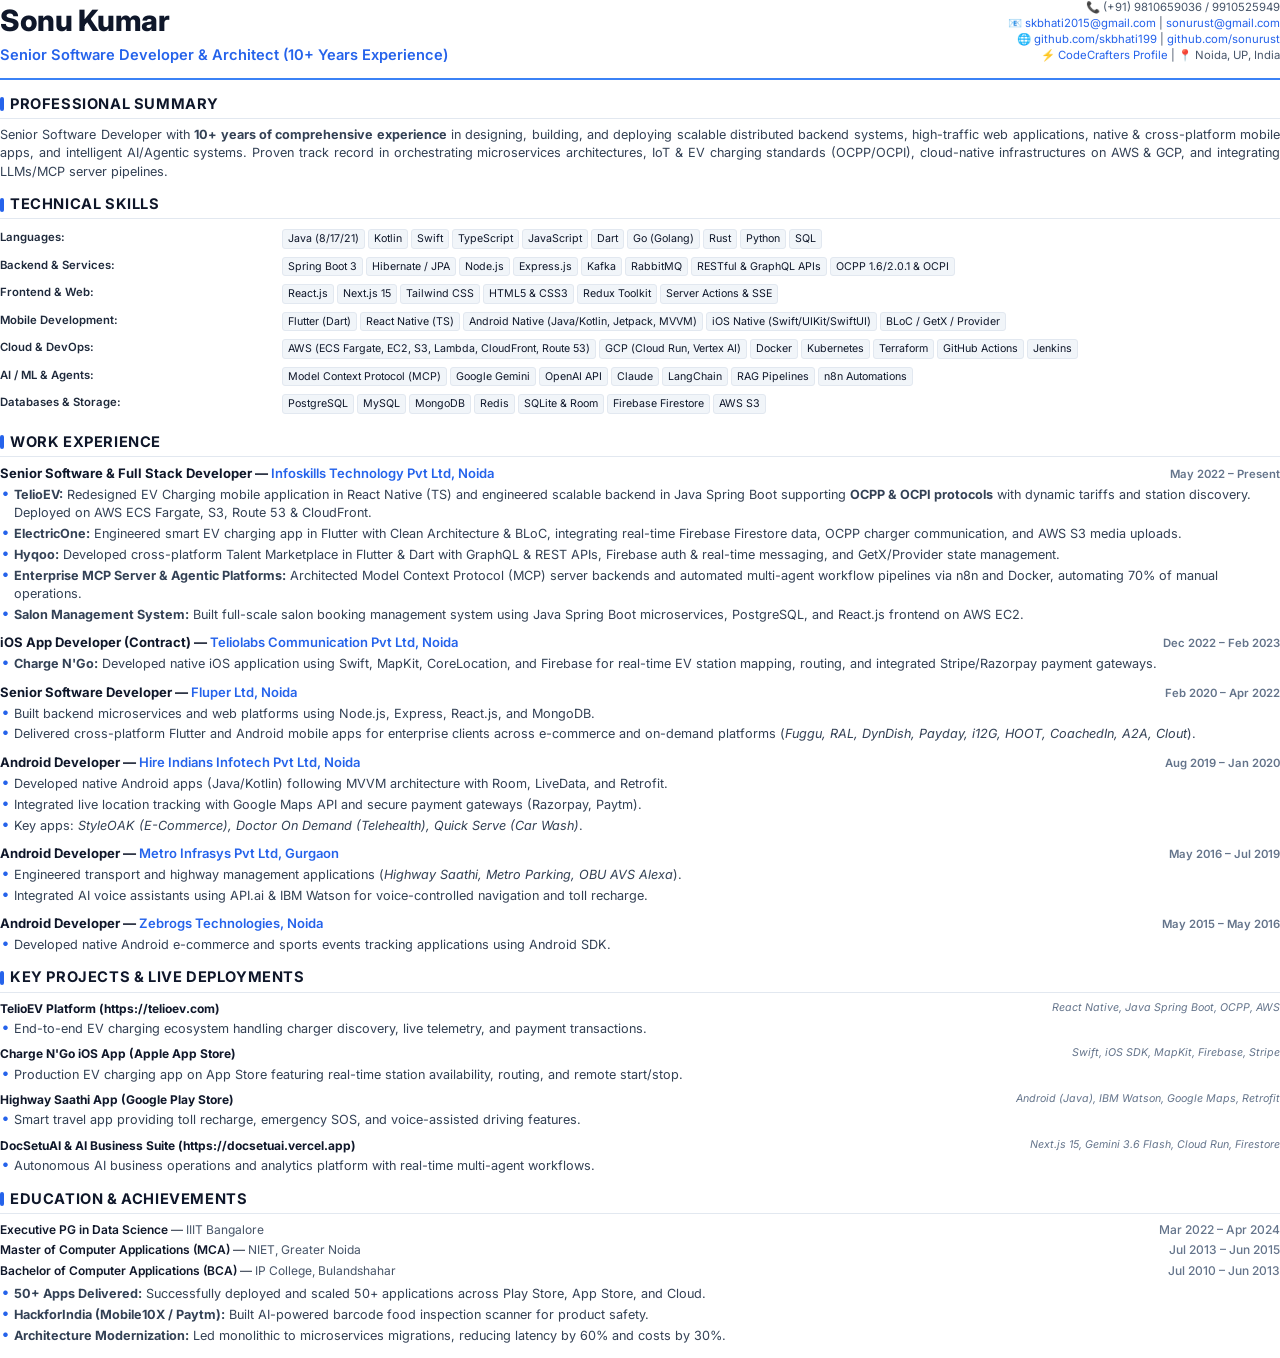
<file: resume.html>
<!DOCTYPE html>
<html lang="en">
<head>
<meta charset="UTF-8">
<meta name="viewport" content="width=device-width, initial-scale=1.0">
<title>Sonu Kumar - Senior Software Developer Resume</title>
<style>
  @import url('https://fonts.googleapis.com/css2?family=Inter:wght@300;400;500;600;700;800&display=swap');

  @page {
    size: A4;
    margin: 14mm 14mm 14mm 14mm;
  }

  * {
    box-sizing: border-box;
    margin: 0;
    padding: 0;
  }

  body {
    font-family: 'Inter', -apple-system, BlinkMacSystemFont, 'Segoe UI', Roboto, sans-serif;
    color: #1e293b;
    background-color: #ffffff;
    font-size: 9.5pt;
    line-height: 1.45;
  }

  .header {
    border-bottom: 2px solid #3b82f6;
    padding-bottom: 12px;
    margin-bottom: 14px;
    display: flex;
    justify-content: space-between;
    align-items: flex-start;
  }

  .header-left h1 {
    font-size: 22pt;
    font-weight: 800;
    color: #0f172a;
    letter-spacing: -0.5px;
  }

  .header-left .subtitle {
    font-size: 11pt;
    font-weight: 600;
    color: #2563eb;
    margin-top: 2px;
  }

  .contact-info {
    text-align: right;
    font-size: 8.5pt;
    color: #475569;
    line-height: 1.4;
  }

  .contact-info a {
    color: #2563eb;
    text-decoration: none;
  }

  .section {
    margin-bottom: 13px;
  }

  .section-title {
    font-size: 11pt;
    font-weight: 700;
    color: #0f172a;
    text-transform: uppercase;
    letter-spacing: 0.6px;
    border-bottom: 1.5px solid #e2e8f0;
    padding-bottom: 3px;
    margin-bottom: 7px;
    display: flex;
    align-items: center;
    gap: 6px;
  }

  .section-title::before {
    content: "";
    display: inline-block;
    width: 4px;
    height: 14px;
    background: #2563eb;
    border-radius: 2px;
  }

  .summary-text {
    color: #334155;
    text-align: justify;
  }

  .skills-table {
    width: 100%;
    border-collapse: collapse;
    font-size: 8.5pt;
  }

  .skills-table td {
    padding: 3px 0;
    vertical-align: top;
  }

  .skills-label {
    font-weight: 600;
    color: #1e293b;
    width: 22%;
  }

  .skills-value {
    color: #475569;
  }

  .skills-value span {
    background: #f1f5f9;
    padding: 1px 5px;
    border-radius: 3px;
    margin-right: 3px;
    display: inline-block;
    margin-bottom: 2px;
    border: 1px solid #e2e8f0;
    font-size: 8pt;
    color: #0f172a;
  }

  .job {
    margin-bottom: 9px;
  }

  .job-header {
    display: flex;
    justify-content: space-between;
    align-items: baseline;
  }

  .job-title {
    font-size: 9.8pt;
    font-weight: 700;
    color: #0f172a;
  }

  .company {
    font-weight: 600;
    color: #2563eb;
  }

  .job-date {
    font-size: 8.5pt;
    font-weight: 600;
    color: #64748b;
  }

  ul.bullets {
    list-style: none;
    padding-left: 0;
    margin-top: 3px;
  }

  ul.bullets li {
    position: relative;
    padding-left: 14px;
    margin-bottom: 2.5px;
    color: #334155;
  }

  ul.bullets li::before {
    content: "•";
    position: absolute;
    left: 2px;
    color: #2563eb;
    font-weight: bold;
    font-size: 11pt;
    line-height: 1;
  }

  .project-item {
    margin-bottom: 7px;
  }

  .project-header {
    display: flex;
    justify-content: space-between;
    font-size: 9pt;
  }

  .project-name {
    font-weight: 700;
    color: #0f172a;
  }

  .project-tech {
    font-size: 8pt;
    color: #64748b;
    font-style: italic;
  }

  .edu-row {
    display: flex;
    justify-content: space-between;
    margin-bottom: 3px;
    font-size: 9pt;
  }

  .edu-degree {
    font-weight: 600;
    color: #0f172a;
  }

  .edu-school {
    color: #475569;
  }

  .edu-date {
    color: #64748b;
    font-weight: 500;
  }

  .badge-container {
    display: flex;
    gap: 8px;
    margin-top: 4px;
  }

  .page-break {
    page-break-before: always;
    padding-top: 6px;
  }
</style>
</head>
<body>

  <!-- HEADER -->
  <div class="header">
    <div class="header-left">
      <h1>Sonu Kumar</h1>
      <div class="subtitle">Senior Software Developer & Architect (10+ Years Experience)</div>
    </div>
    <div class="contact-info">
      <div>📞 (+91) 9810659036 / 9910525949</div>
      <div>📧 <a href="mailto:skbhati2015@gmail.com">skbhati2015@gmail.com</a> | <a href="mailto:sonurust@gmail.com">sonurust@gmail.com</a></div>
      <div>🌐 <a href="https://github.com/skbhati199">github.com/skbhati199</a> | <a href="https://github.com/sonurust">github.com/sonurust</a></div>
      <div>⚡ <a href="https://app.codecrafters.io/users/skbhati199">CodeCrafters Profile</a> | 📍 Noida, UP, India</div>
    </div>
  </div>

  <!-- SUMMARY -->
  <div class="section">
    <div class="section-title">Professional Summary</div>
    <p class="summary-text">
      Senior Software Developer with <strong>10+ years of comprehensive experience</strong> in designing, building, and deploying scalable distributed backend systems, high-traffic web applications, native & cross-platform mobile apps, and intelligent AI/Agentic systems. Proven track record in orchestrating microservices architectures, IoT & EV charging standards (OCPP/OCPI), cloud-native infrastructures on AWS & GCP, and integrating LLMs/MCP server pipelines.
    </p>
  </div>

  <!-- TECHNICAL SKILLS -->
  <div class="section">
    <div class="section-title">Technical Skills</div>
    <table class="skills-table">
      <tr>
        <td class="skills-label">Languages:</td>
        <td class="skills-value">
          <span>Java (8/17/21)</span><span>Kotlin</span><span>Swift</span><span>TypeScript</span><span>JavaScript</span><span>Dart</span><span>Go (Golang)</span><span>Rust</span><span>Python</span><span>SQL</span>
        </td>
      </tr>
      <tr>
        <td class="skills-label">Backend & Services:</td>
        <td class="skills-value">
          <span>Spring Boot 3</span><span>Hibernate / JPA</span><span>Node.js</span><span>Express.js</span><span>Kafka</span><span>RabbitMQ</span><span>RESTful & GraphQL APIs</span><span>OCPP 1.6/2.0.1 & OCPI</span>
        </td>
      </tr>
      <tr>
        <td class="skills-label">Frontend & Web:</td>
        <td class="skills-value">
          <span>React.js</span><span>Next.js 15</span><span>Tailwind CSS</span><span>HTML5 & CSS3</span><span>Redux Toolkit</span><span>Server Actions & SSE</span>
        </td>
      </tr>
      <tr>
        <td class="skills-label">Mobile Development:</td>
        <td class="skills-value">
          <span>Flutter (Dart)</span><span>React Native (TS)</span><span>Android Native (Java/Kotlin, Jetpack, MVVM)</span><span>iOS Native (Swift/UIKit/SwiftUI)</span><span>BLoC / GetX / Provider</span>
        </td>
      </tr>
      <tr>
        <td class="skills-label">Cloud & DevOps:</td>
        <td class="skills-value">
          <span>AWS (ECS Fargate, EC2, S3, Lambda, CloudFront, Route 53)</span><span>GCP (Cloud Run, Vertex AI)</span><span>Docker</span><span>Kubernetes</span><span>Terraform</span><span>GitHub Actions</span><span>Jenkins</span>
        </td>
      </tr>
      <tr>
        <td class="skills-label">AI / ML & Agents:</td>
        <td class="skills-value">
          <span>Model Context Protocol (MCP)</span><span>Google Gemini</span><span>OpenAI API</span><span>Claude</span><span>LangChain</span><span>RAG Pipelines</span><span>n8n Automations</span>
        </td>
      </tr>
      <tr>
        <td class="skills-label">Databases & Storage:</td>
        <td class="skills-value">
          <span>PostgreSQL</span><span>MySQL</span><span>MongoDB</span><span>Redis</span><span>SQLite & Room</span><span>Firebase Firestore</span><span>AWS S3</span>
        </td>
      </tr>
    </table>
  </div>

  <!-- WORK EXPERIENCE -->
  <div class="section">
    <div class="section-title">Work Experience</div>

    <div class="job">
      <div class="job-header">
        <div class="job-title">Senior Software & Full Stack Developer — <span class="company">Infoskills Technology Pvt Ltd, Noida</span></div>
        <div class="job-date">May 2022 – Present</div>
      </div>
      <ul class="bullets">
        <li><strong>TelioEV:</strong> Redesigned EV Charging mobile application in React Native (TS) and engineered scalable backend in Java Spring Boot supporting <strong>OCPP & OCPI protocols</strong> with dynamic tariffs and station discovery. Deployed on AWS ECS Fargate, S3, Route 53 & CloudFront.</li>
        <li><strong>ElectricOne:</strong> Engineered smart EV charging app in Flutter with Clean Architecture & BLoC, integrating real-time Firebase Firestore data, OCPP charger communication, and AWS S3 media uploads.</li>
        <li><strong>Hyqoo:</strong> Developed cross-platform Talent Marketplace in Flutter & Dart with GraphQL & REST APIs, Firebase auth & real-time messaging, and GetX/Provider state management.</li>
        <li><strong>Enterprise MCP Server & Agentic Platforms:</strong> Architected Model Context Protocol (MCP) server backends and automated multi-agent workflow pipelines via n8n and Docker, automating 70% of manual operations.</li>
        <li><strong>Salon Management System:</strong> Built full-scale salon booking management system using Java Spring Boot microservices, PostgreSQL, and React.js frontend on AWS EC2.</li>
      </ul>
    </div>

    <div class="job">
      <div class="job-header">
        <div class="job-title">iOS App Developer (Contract) — <span class="company">Teliolabs Communication Pvt Ltd, Noida</span></div>
        <div class="job-date">Dec 2022 – Feb 2023</div>
      </div>
      <ul class="bullets">
        <li><strong>Charge N'Go:</strong> Developed native iOS application using Swift, MapKit, CoreLocation, and Firebase for real-time EV station mapping, routing, and integrated Stripe/Razorpay payment gateways.</li>
      </ul>
    </div>

    <div class="job">
      <div class="job-header">
        <div class="job-title">Senior Software Developer — <span class="company">Fluper Ltd, Noida</span></div>
        <div class="job-date">Feb 2020 – Apr 2022</div>
      </div>
      <ul class="bullets">
        <li>Built backend microservices and web platforms using Node.js, Express, React.js, and MongoDB.</li>
        <li>Delivered cross-platform Flutter and Android mobile apps for enterprise clients across e-commerce and on-demand platforms (<em>Fuggu, RAL, DynDish, Payday, i12G, HOOT, CoachedIn, A2A, Clout</em>).</li>
      </ul>
    </div>

    <div class="job">
      <div class="job-header">
        <div class="job-title">Android Developer — <span class="company">Hire Indians Infotech Pvt Ltd, Noida</span></div>
        <div class="job-date">Aug 2019 – Jan 2020</div>
      </div>
      <ul class="bullets">
        <li>Developed native Android apps (Java/Kotlin) following MVVM architecture with Room, LiveData, and Retrofit.</li>
        <li>Integrated live location tracking with Google Maps API and secure payment gateways (Razorpay, Paytm).</li>
        <li>Key apps: <em>StyleOAK (E-Commerce), Doctor On Demand (Telehealth), Quick Serve (Car Wash)</em>.</li>
      </ul>
    </div>

    <div class="job">
      <div class="job-header">
        <div class="job-title">Android Developer — <span class="company">Metro Infrasys Pvt Ltd, Gurgaon</span></div>
        <div class="job-date">May 2016 – Jul 2019</div>
      </div>
      <ul class="bullets">
        <li>Engineered transport and highway management applications (<em>Highway Saathi, Metro Parking, OBU AVS Alexa</em>).</li>
        <li>Integrated AI voice assistants using API.ai & IBM Watson for voice-controlled navigation and toll recharge.</li>
      </ul>
    </div>

    <div class="job">
      <div class="job-header">
        <div class="job-title">Android Developer — <span class="company">Zebrogs Technologies, Noida</span></div>
        <div class="job-date">May 2015 – May 2016</div>
      </div>
      <ul class="bullets">
        <li>Developed native Android e-commerce and sports events tracking applications using Android SDK.</li>
      </ul>
    </div>
  </div>

  <!-- KEY PROJECTS -->
  <div class="section">
    <div class="section-title">Key Projects & Live Deployments</div>
    
    <div class="project-item">
      <div class="project-header">
        <span class="project-name">TelioEV Platform (https://telioev.com)</span>
        <span class="project-tech">React Native, Java Spring Boot, OCPP, AWS</span>
      </div>
      <ul class="bullets">
        <li>End-to-end EV charging ecosystem handling charger discovery, live telemetry, and payment transactions.</li>
      </ul>
    </div>

    <div class="project-item">
      <div class="project-header">
        <span class="project-name">Charge N'Go iOS App (Apple App Store)</span>
        <span class="project-tech">Swift, iOS SDK, MapKit, Firebase, Stripe</span>
      </div>
      <ul class="bullets">
        <li>Production EV charging app on App Store featuring real-time station availability, routing, and remote start/stop.</li>
      </ul>
    </div>

    <div class="project-item">
      <div class="project-header">
        <span class="project-name">Highway Saathi App (Google Play Store)</span>
        <span class="project-tech">Android (Java), IBM Watson, Google Maps, Retrofit</span>
      </div>
      <ul class="bullets">
        <li>Smart travel app providing toll recharge, emergency SOS, and voice-assisted driving features.</li>
      </ul>
    </div>

    <div class="project-item">
      <div class="project-header">
        <span class="project-name">DocSetuAI & AI Business Suite (https://docsetuai.vercel.app)</span>
        <span class="project-tech">Next.js 15, Gemini 3.6 Flash, Cloud Run, Firestore</span>
      </div>
      <ul class="bullets">
        <li>Autonomous AI business operations and analytics platform with real-time multi-agent workflows.</li>
      </ul>
    </div>
  </div>

  <!-- EDUCATION & ACHIEVEMENTS -->
  <div class="section">
    <div class="section-title">Education & Achievements</div>
    
    <div class="edu-row">
      <div><span class="edu-degree">Executive PG in Data Science</span> — <span class="edu-school">IIIT Bangalore</span></div>
      <div class="edu-date">Mar 2022 – Apr 2024</div>
    </div>
    <div class="edu-row">
      <div><span class="edu-degree">Master of Computer Applications (MCA)</span> — <span class="edu-school">NIET, Greater Noida</span></div>
      <div class="edu-date">Jul 2013 – Jun 2015</div>
    </div>
    <div class="edu-row">
      <div><span class="edu-degree">Bachelor of Computer Applications (BCA)</span> — <span class="edu-school">IP College, Bulandshahar</span></div>
      <div class="edu-date">Jul 2010 – Jun 2013</div>
    </div>

    <ul class="bullets" style="margin-top: 6px;">
      <li><strong>50+ Apps Delivered:</strong> Successfully deployed and scaled 50+ applications across Play Store, App Store, and Cloud.</li>
      <li><strong>HackforIndia (Mobile10X / Paytm):</strong> Built AI-powered barcode food inspection scanner for product safety.</li>
      <li><strong>Architecture Modernization:</strong> Led monolithic to microservices migrations, reducing latency by 60% and costs by 30%.</li>
    </ul>
  </div>

</body>
</html>
</file>
<file: styles.css>
:root {
  --primary: #3b82f6;
  --primary-hover: #2563eb;
  --primary-rgb: 59, 130, 246;
  --accent: #8b5cf6;
  --accent-cyan: #06b6d4;
  --accent-emerald: #10b981;
  --bg-main: #090d16;
  --bg-card: rgba(15, 23, 42, 0.75);
  --bg-card-hover: rgba(30, 41, 59, 0.85);
  --bg-input: #1e293b;
  --border: rgba(255, 255, 255, 0.1);
  --border-hover: rgba(59, 130, 246, 0.4);
  --text-main: #f8fafc;
  --text-muted: #94a3b8;
  --text-dim: #64748b;
  --nav-bg: rgba(9, 13, 22, 0.85);
  --badge-bg: rgba(59, 130, 246, 0.12);
  --badge-text: #60a5fa;
  --shadow: 0 10px 30px -10px rgba(0, 0, 0, 0.5);
  --glow: 0 0 40px -10px rgba(59, 130, 246, 0.3);
  --radius: 14px;
  --transition: all 0.3s cubic-bezier(0.4, 0, 0.2, 1);
}

[data-theme="light"] {
  --bg-main: #f8fafc;
  --bg-card: rgba(255, 255, 255, 0.85);
  --bg-card-hover: rgba(255, 255, 255, 1);
  --bg-input: #f1f5f9;
  --border: rgba(0, 0, 0, 0.08);
  --border-hover: rgba(59, 130, 246, 0.4);
  --text-main: #0f172a;
  --text-muted: #475569;
  --text-dim: #94a3b8;
  --nav-bg: rgba(248, 250, 252, 0.9);
  --badge-bg: rgba(59, 130, 246, 0.08);
  --badge-text: #2563eb;
  --shadow: 0 10px 30px -10px rgba(0, 0, 0, 0.08);
  --glow: 0 0 30px -5px rgba(59, 130, 246, 0.15);
}

* {
  box-sizing: border-box;
  margin: 0;
  padding: 0;
}

html {
  scroll-behavior: smooth;
  font-size: 16px;
}

body {
  font-family: 'Inter', -apple-system, BlinkMacSystemFont, sans-serif;
  background-color: var(--bg-main);
  color: var(--text-main);
  line-height: 1.6;
  overflow-x: hidden;
  transition: background-color 0.3s ease, color 0.3s ease;
  min-height: 100vh;
}

/* Background Ambient Glows */
.ambient-glow {
  position: fixed;
  border-radius: 50%;
  filter: blur(120px);
  z-index: -1;
  pointer-events: none;
  opacity: 0.35;
}

.glow-1 {
  top: -10%;
  left: 20%;
  width: 500px;
  height: 500px;
  background: radial-gradient(circle, var(--primary) 0%, transparent 70%);
}

.glow-2 {
  top: 40%;
  right: -5%;
  width: 450px;
  height: 450px;
  background: radial-gradient(circle, var(--accent) 0%, transparent 70%);
}

.glow-3 {
  bottom: 10%;
  left: 10%;
  width: 400px;
  height: 400px;
  background: radial-gradient(circle, var(--accent-cyan) 0%, transparent 70%);
}

/* Container */
.container {
  max-width: 1200px;
  margin: 0 auto;
  padding: 0 24px;
}

/* Navigation */
.navbar {
  position: fixed;
  top: 0;
  left: 0;
  right: 0;
  z-index: 1000;
  backdrop-filter: blur(16px);
  -webkit-backdrop-filter: blur(16px);
  background: var(--nav-bg);
  border-bottom: 1px solid var(--border);
  transition: var(--transition);
}

.nav-container {
  display: flex;
  justify-content: space-between;
  align-items: center;
  height: 70px;
}

.logo {
  display: flex;
  align-items: center;
  gap: 12px;
  text-decoration: none;
  color: var(--text-main);
  font-weight: 800;
  font-size: 1.25rem;
  letter-spacing: -0.5px;
}

.logo-avatar {
  width: 38px;
  height: 38px;
  border-radius: 50%;
  object-fit: cover;
  border: 2px solid var(--primary);
}

.logo-text span {
  color: var(--primary);
}

.nav-links {
  display: flex;
  align-items: center;
  gap: 28px;
  list-style: none;
}

.nav-link {
  color: var(--text-muted);
  text-decoration: none;
  font-weight: 500;
  font-size: 0.92rem;
  transition: var(--transition);
  position: relative;
}

.nav-link:hover, .nav-link.active {
  color: var(--text-main);
}

.nav-link.active::after {
  content: '';
  position: absolute;
  bottom: -6px;
  left: 0;
  width: 100%;
  height: 2px;
  background: var(--primary);
  border-radius: 2px;
}

.nav-actions {
  display: flex;
  align-items: center;
  gap: 14px;
}

.theme-toggle {
  background: var(--bg-card);
  border: 1px solid var(--border);
  color: var(--text-main);
  width: 40px;
  height: 40px;
  border-radius: 50%;
  display: flex;
  align-items: center;
  justify-content: center;
  cursor: pointer;
  transition: var(--transition);
  font-size: 1.1rem;
}

.theme-toggle:hover {
  border-color: var(--primary);
  transform: rotate(15deg);
}

.btn {
  display: inline-flex;
  align-items: center;
  justify-content: center;
  gap: 8px;
  padding: 10px 20px;
  font-size: 0.92rem;
  font-weight: 600;
  border-radius: 10px;
  text-decoration: none;
  cursor: pointer;
  transition: var(--transition);
  border: 1px solid transparent;
}

.btn-sm {
  padding: 6px 14px;
  font-size: 0.84rem;
  border-radius: 8px;
}

.btn-primary {
  background: linear-gradient(135deg, var(--primary), var(--primary-hover));
  color: #ffffff;
  box-shadow: 0 4px 15px rgba(59, 130, 246, 0.35);
}

.btn-primary:hover {
  transform: translateY(-2px);
  box-shadow: 0 6px 20px rgba(59, 130, 246, 0.5);
}

.btn-secondary {
  background: var(--bg-card);
  border: 1px solid var(--border);
  color: var(--text-main);
}

.btn-secondary:hover {
  border-color: var(--border-hover);
  background: var(--bg-card-hover);
  transform: translateY(-2px);
}

.btn-outline {
  border: 1px solid var(--border);
  background: transparent;
  color: var(--text-muted);
}

.btn-outline:hover {
  color: var(--text-main);
  border-color: var(--primary);
}

.mobile-menu-btn {
  display: none;
  background: none;
  border: none;
  color: var(--text-main);
  font-size: 1.5rem;
  cursor: pointer;
}

/* Hero Section */
.hero {
  padding: 150px 0 80px;
  position: relative;
}

.hero-grid {
  display: grid;
  grid-template-columns: 1.2fr 0.8fr;
  gap: 48px;
  align-items: center;
}

.hero-badge {
  display: inline-flex;
  align-items: center;
  gap: 8px;
  padding: 6px 16px;
  border-radius: 999px;
  background: var(--badge-bg);
  color: var(--badge-text);
  font-size: 0.85rem;
  font-weight: 600;
  border: 1px solid var(--border);
  margin-bottom: 20px;
}

.hero-badge .pulse {
  width: 8px;
  height: 8px;
  background: var(--accent-emerald);
  border-radius: 50%;
  box-shadow: 0 0 0 0 rgba(16, 185, 129, 0.7);
  animation: pulse-ring 2s infinite;
}

@keyframes pulse-ring {
  0% { transform: scale(0.95); box-shadow: 0 0 0 0 rgba(16, 185, 129, 0.7); }
  70% { transform: scale(1); box-shadow: 0 0 0 8px rgba(16, 185, 129, 0); }
  100% { transform: scale(0.95); box-shadow: 0 0 0 0 rgba(16, 185, 129, 0); }
}

.hero-title {
  font-size: 3.2rem;
  font-weight: 800;
  line-height: 1.15;
  letter-spacing: -1px;
  margin-bottom: 16px;
}

.gradient-text {
  background: linear-gradient(135deg, #60a5fa 0%, #a78bfa 50%, #38bdf8 100%);
  -webkit-background-clip: text;
  background-clip: text;
  -webkit-text-fill-color: transparent;
}

.hero-subtitle {
  font-size: 1.25rem;
  color: var(--text-muted);
  font-weight: 500;
  margin-bottom: 24px;
}

.hero-desc {
  font-size: 1.05rem;
  color: var(--text-muted);
  margin-bottom: 36px;
  max-width: 580px;
}

.hero-cta {
  display: flex;
  flex-wrap: wrap;
  gap: 14px;
  margin-bottom: 40px;
}

.hero-socials {
  display: flex;
  align-items: center;
  gap: 16px;
}

.social-icon {
  width: 42px;
  height: 42px;
  border-radius: 10px;
  background: var(--bg-card);
  border: 1px solid var(--border);
  color: var(--text-muted);
  display: flex;
  align-items: center;
  justify-content: center;
  font-size: 1.15rem;
  text-decoration: none;
  transition: var(--transition);
}

.social-icon:hover {
  color: var(--primary);
  border-color: var(--primary);
  transform: translateY(-3px);
  background: var(--bg-card-hover);
}

.hero-avatar-card {
  position: relative;
  display: flex;
  justify-content: center;
}

.avatar-wrapper {
  position: relative;
  width: 320px;
  height: 320px;
  border-radius: 28px;
  padding: 10px;
  background: linear-gradient(135deg, rgba(59, 130, 246, 0.4), rgba(139, 92, 246, 0.4));
  box-shadow: var(--glow);
}

.avatar-img {
  width: 100%;
  height: 100%;
  border-radius: 20px;
  object-fit: cover;
  background: var(--bg-card);
}

.floating-pill {
  position: absolute;
  background: var(--bg-card);
  backdrop-filter: blur(12px);
  border: 1px solid var(--border);
  padding: 10px 18px;
  border-radius: 12px;
  box-shadow: var(--shadow);
  display: flex;
  align-items: center;
  gap: 10px;
  animation: float 4s ease-in-out infinite;
}

.pill-1 {
  top: -15px;
  left: -20px;
  animation-delay: 0s;
}

.pill-2 {
  bottom: -15px;
  right: -20px;
  animation-delay: 2s;
}

@keyframes float {
  0%, 100% { transform: translateY(0px); }
  50% { transform: translateY(-10px); }
}

.pill-icon {
  font-size: 1.3rem;
}

.pill-text {
  font-size: 0.82rem;
  font-weight: 700;
  color: var(--text-main);
}

.pill-sub {
  font-size: 0.72rem;
  color: var(--text-dim);
}

/* Stats Counter Section */
.stats-section {
  padding: 40px 0;
  margin-bottom: 60px;
}

.stats-grid {
  display: grid;
  grid-template-columns: repeat(4, 1fr);
  gap: 20px;
}

.stat-card {
  background: var(--bg-card);
  backdrop-filter: blur(12px);
  border: 1px solid var(--border);
  padding: 24px 20px;
  border-radius: var(--radius);
  text-align: center;
  transition: var(--transition);
}

.stat-card:hover {
  border-color: var(--border-hover);
  transform: translateY(-4px);
  box-shadow: var(--shadow);
}

.stat-number {
  font-size: 2.2rem;
  font-weight: 800;
  color: var(--primary);
  margin-bottom: 4px;
}

.stat-label {
  font-size: 0.88rem;
  color: var(--text-muted);
  font-weight: 500;
}

/* Section Header */
.section {
  padding: 80px 0;
  position: relative;
}

.section-head {
  text-align: center;
  max-width: 680px;
  margin: 0 auto 50px;
}

.section-tag {
  display: inline-block;
  font-size: 0.82rem;
  font-weight: 700;
  text-transform: uppercase;
  letter-spacing: 1px;
  color: var(--primary);
  margin-bottom: 10px;
}

.section-heading {
  font-size: 2.3rem;
  font-weight: 800;
  letter-spacing: -0.5px;
  margin-bottom: 14px;
}

.section-desc {
  font-size: 1.02rem;
  color: var(--text-muted);
}

/* Skills Matrix */
.skills-tabs {
  display: flex;
  justify-content: center;
  flex-wrap: wrap;
  gap: 10px;
  margin-bottom: 36px;
}

.tab-btn {
  padding: 8px 18px;
  border-radius: 999px;
  background: var(--bg-card);
  border: 1px solid var(--border);
  color: var(--text-muted);
  font-weight: 600;
  font-size: 0.88rem;
  cursor: pointer;
  transition: var(--transition);
}

.tab-btn:hover, .tab-btn.active {
  background: var(--primary);
  color: #ffffff;
  border-color: var(--primary);
}

.skills-grid {
  display: grid;
  grid-template-columns: repeat(auto-fit, minmax(320px, 1fr));
  gap: 24px;
}

.skill-category-card {
  background: var(--bg-card);
  border: 1px solid var(--border);
  border-radius: var(--radius);
  padding: 24px;
  transition: var(--transition);
}

.skill-category-card:hover {
  border-color: var(--border-hover);
  background: var(--bg-card-hover);
  transform: translateY(-3px);
}

.category-title {
  font-size: 1.15rem;
  font-weight: 700;
  margin-bottom: 16px;
  display: flex;
  align-items: center;
  gap: 10px;
  color: var(--text-main);
}

.category-title i {
  color: var(--primary);
}

.skill-tags {
  display: flex;
  flex-wrap: wrap;
  gap: 8px;
}

.skill-tag {
  background: var(--bg-input);
  border: 1px solid var(--border);
  padding: 6px 12px;
  border-radius: 8px;
  font-size: 0.84rem;
  font-weight: 500;
  color: var(--text-main);
  transition: var(--transition);
}

.skill-tag:hover {
  border-color: var(--primary);
  color: var(--primary);
}

/* Experience Timeline */
.timeline {
  position: relative;
  max-width: 900px;
  margin: 0 auto;
}

.timeline::before {
  content: '';
  position: absolute;
  top: 0;
  bottom: 0;
  left: 24px;
  width: 2px;
  background: linear-gradient(to bottom, var(--primary), var(--accent), var(--border));
}

.timeline-item {
  position: relative;
  padding-left: 64px;
  margin-bottom: 40px;
}

.timeline-dot {
  position: absolute;
  left: 17px;
  top: 4px;
  width: 16px;
  height: 16px;
  border-radius: 50%;
  background: var(--bg-main);
  border: 3px solid var(--primary);
  transition: var(--transition);
}

.timeline-item:hover .timeline-dot {
  background: var(--primary);
  box-shadow: 0 0 12px var(--primary);
}

.timeline-card {
  background: var(--bg-card);
  border: 1px solid var(--border);
  border-radius: var(--radius);
  padding: 24px;
  transition: var(--transition);
}

.timeline-card:hover {
  border-color: var(--border-hover);
  background: var(--bg-card-hover);
  transform: translateY(-2px);
  box-shadow: var(--shadow);
}

.timeline-header {
  display: flex;
  justify-content: space-between;
  align-items: flex-start;
  margin-bottom: 12px;
  flex-wrap: wrap;
  gap: 8px;
}

.role-title {
  font-size: 1.15rem;
  font-weight: 700;
  color: var(--text-main);
}

.company-name {
  color: var(--primary);
  font-weight: 600;
  font-size: 0.95rem;
}

.timeline-date {
  font-size: 0.82rem;
  font-weight: 600;
  background: var(--badge-bg);
  color: var(--badge-text);
  padding: 4px 10px;
  border-radius: 6px;
  border: 1px solid var(--border);
}

.timeline-bullets {
  list-style: none;
}

.timeline-bullets li {
  position: relative;
  padding-left: 18px;
  margin-bottom: 8px;
  color: var(--text-muted);
  font-size: 0.92rem;
}

.timeline-bullets li::before {
  content: '▸';
  position: absolute;
  left: 0;
  color: var(--primary);
  font-weight: bold;
}

.timeline-bullets li strong {
  color: var(--text-main);
}

/* Projects Showcase */
.projects-grid {
  display: grid;
  grid-template-columns: repeat(auto-fill, minmax(350px, 1fr));
  gap: 28px;
}

.project-card {
  background: var(--bg-card);
  border: 1px solid var(--border);
  border-radius: var(--radius);
  padding: 26px;
  display: flex;
  flex-direction: column;
  justify-content: space-between;
  transition: var(--transition);
  position: relative;
  overflow: hidden;
}

.project-card:hover {
  border-color: var(--border-hover);
  transform: translateY(-5px);
  box-shadow: var(--shadow);
}

.project-top {
  display: flex;
  justify-content: space-between;
  align-items: center;
  margin-bottom: 16px;
}

.project-badge {
  font-size: 0.78rem;
  font-weight: 700;
  padding: 4px 10px;
  border-radius: 6px;
  background: var(--badge-bg);
  color: var(--badge-text);
}

.project-links {
  display: flex;
  gap: 10px;
}

.project-link-icon {
  color: var(--text-muted);
  font-size: 1.1rem;
  text-decoration: none;
  transition: var(--transition);
}

.project-link-icon:hover {
  color: var(--primary);
}

.project-title {
  font-size: 1.25rem;
  font-weight: 700;
  margin-bottom: 10px;
  color: var(--text-main);
}

.project-desc {
  color: var(--text-muted);
  font-size: 0.92rem;
  line-height: 1.55;
  margin-bottom: 20px;
  flex-grow: 1;
}

.project-tech-stack {
  display: flex;
  flex-wrap: wrap;
  gap: 6px;
  margin-top: auto;
}

.tech-chip {
  font-size: 0.75rem;
  font-weight: 600;
  background: var(--bg-input);
  color: var(--text-dim);
  padding: 4px 8px;
  border-radius: 6px;
  border: 1px solid var(--border);
}

/* Resume PDF & Download Banner */
.resume-banner {
  background: linear-gradient(135deg, rgba(59, 130, 246, 0.15), rgba(139, 92, 246, 0.15));
  border: 1px solid var(--border-hover);
  border-radius: var(--radius);
  padding: 40px;
  text-align: center;
  position: relative;
  overflow: hidden;
  box-shadow: var(--shadow);
}

.resume-banner h3 {
  font-size: 1.8rem;
  font-weight: 800;
  margin-bottom: 12px;
}

.resume-banner p {
  color: var(--text-muted);
  max-width: 600px;
  margin: 0 auto 24px;
}

.resume-actions {
  display: flex;
  justify-content: center;
  flex-wrap: wrap;
  gap: 14px;
}

/* Education & Achievements */
.edu-grid {
  display: grid;
  grid-template-columns: repeat(auto-fit, minmax(300px, 1fr));
  gap: 24px;
}

.edu-card {
  background: var(--bg-card);
  border: 1px solid var(--border);
  border-radius: var(--radius);
  padding: 24px;
  transition: var(--transition);
}

.edu-card:hover {
  border-color: var(--border-hover);
  transform: translateY(-3px);
}

.edu-title {
  font-size: 1.1rem;
  font-weight: 700;
  margin-bottom: 4px;
}

.edu-institution {
  color: var(--primary);
  font-weight: 600;
  font-size: 0.92rem;
  margin-bottom: 8px;
}

.edu-time {
  font-size: 0.82rem;
  color: var(--text-dim);
}

/* Contact Section */
.contact-grid {
  display: grid;
  grid-template-columns: 1fr 1fr;
  gap: 36px;
  max-width: 960px;
  margin: 0 auto;
}

.contact-card {
  background: var(--bg-card);
  border: 1px solid var(--border);
  border-radius: var(--radius);
  padding: 30px;
}

.contact-item {
  display: flex;
  align-items: center;
  gap: 16px;
  margin-bottom: 20px;
}

.contact-icon {
  width: 46px;
  height: 46px;
  border-radius: 12px;
  background: var(--badge-bg);
  color: var(--primary);
  display: flex;
  align-items: center;
  justify-content: center;
  font-size: 1.25rem;
}

.contact-detail h4 {
  font-size: 0.85rem;
  color: var(--text-dim);
  text-transform: uppercase;
}

.contact-detail p, .contact-detail a {
  font-size: 1rem;
  font-weight: 600;
  color: var(--text-main);
  text-decoration: none;
  transition: var(--transition);
}

.contact-detail a:hover {
  color: var(--primary);
}

.copy-btn {
  background: none;
  border: none;
  color: var(--text-dim);
  cursor: pointer;
  margin-left: 8px;
  font-size: 0.9rem;
}

.copy-btn:hover {
  color: var(--primary);
}

/* Footer */
footer {
  border-top: 1px solid var(--border);
  padding: 40px 0;
  text-align: center;
  color: var(--text-dim);
  font-size: 0.9rem;
}

/* Toast */
.toast {
  position: fixed;
  bottom: 30px;
  right: 30px;
  background: var(--primary);
  color: #fff;
  padding: 12px 24px;
  border-radius: 10px;
  box-shadow: 0 10px 25px rgba(0,0,0,0.3);
  font-weight: 600;
  font-size: 0.9rem;
  z-index: 9999;
  opacity: 0;
  transform: translateY(20px);
  transition: var(--transition);
  pointer-events: none;
}

.toast.show {
  opacity: 1;
  transform: translateY(0);
}

/* Responsive */
@media (max-width: 992px) {
  .hero-grid {
    grid-template-columns: 1fr;
    text-align: center;
  }
  .hero-desc {
    margin: 0 auto 36px;
  }
  .hero-cta, .hero-socials {
    justify-content: center;
  }
  .hero-avatar-card {
    order: -1;
    margin-bottom: 30px;
  }
  .stats-grid {
    grid-template-columns: repeat(2, 1fr);
  }
  .contact-grid {
    grid-template-columns: 1fr;
  }
}

@media (max-width: 768px) {
  .nav-links {
    display: none;
  }
  .nav-links.open {
    display: flex;
    flex-direction: column;
    position: absolute;
    top: 70px;
    left: 0;
    right: 0;
    background: var(--bg-main);
    padding: 24px;
    border-bottom: 1px solid var(--border);
    gap: 16px;
  }
  .mobile-menu-btn {
    display: block;
  }
  .hero-title {
    font-size: 2.3rem;
  }
  .stats-grid {
    grid-template-columns: 1fr 1fr;
  }
}
</file>
